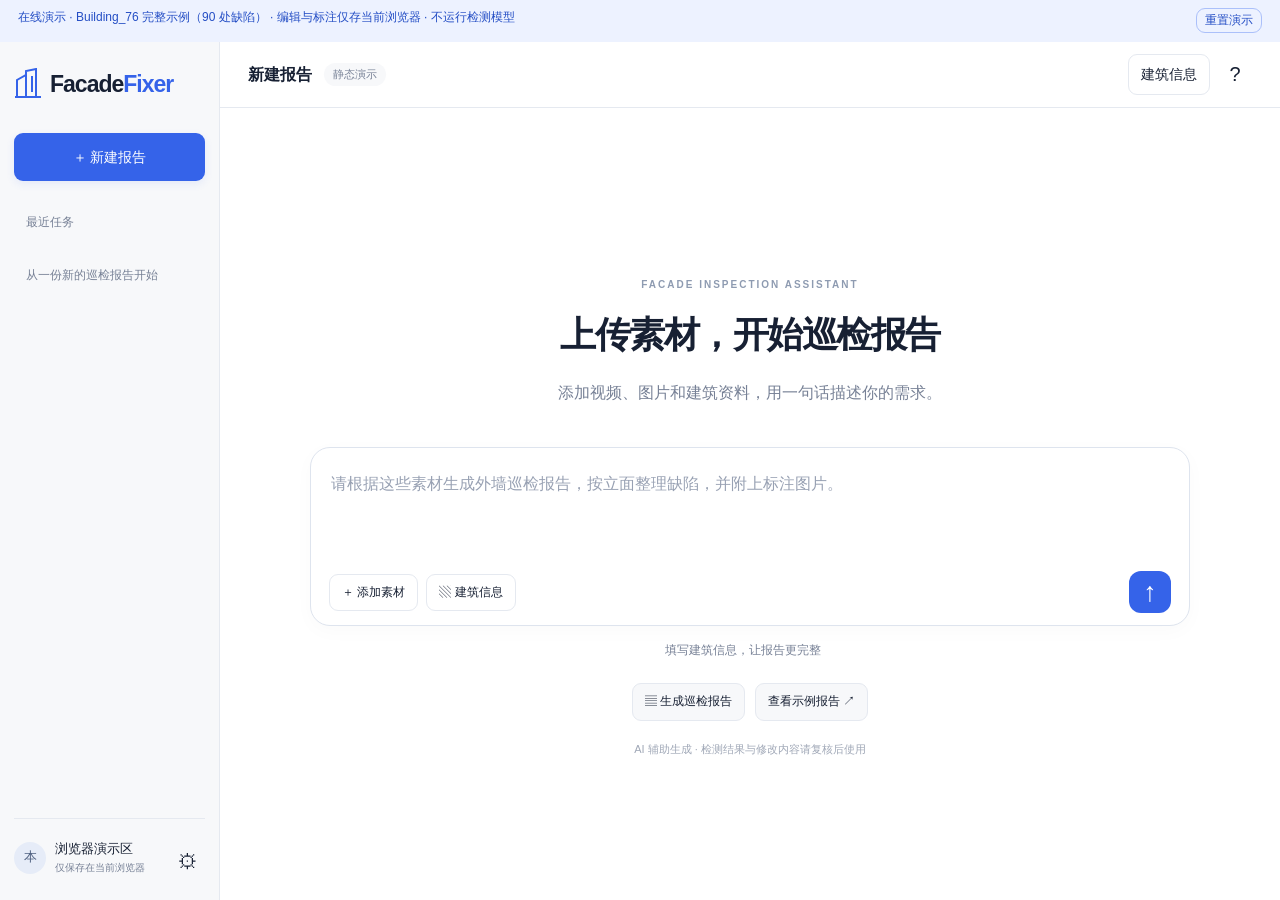
<file: index.html>
<!doctype html>
<html lang="zh-CN"><head><meta charset="utf-8"><meta name="viewport" content="width=device-width,initial-scale=1"><title>FacadeFixer · 巡检报告助手</title><link rel="stylesheet" href="static/app.css?v=building76-2"><link rel="stylesheet" href="static/report.css?v=building76-2"><link rel="stylesheet" href="static/annotations.css?v=building76-2"><link rel="stylesheet" href="static/reference.css?v=building76-2"></head>
<body><div id="demo-banner">在线演示 · Building_76 完整示例（90 处缺陷） · 编辑与标注仅存当前浏览器 · 不运行检测模型 <button id="demo-reset">重置演示</button></div>
<aside class="sidebar"><a href="./" class="brand"><svg viewBox="0 0 28 32" aria-hidden="true"><path d="M3 29V12l9-5v22M12 7V3l10-2v28M1 29h26M18 8v16"/></svg><span>Facade<span>Fixer</span></span></a><button id="new-task" class="primary new-task">＋ 新建报告</button><div class="section-label">最近任务</div><nav id="history" aria-label="历史任务"></nav><div class="sidebar-footer"><span class="avatar">本</span><div>浏览器演示区<small>仅保存在当前浏览器</small></div><button id="settings-button" class="icon" aria-label="建筑信息与模型配置">⚙</button></div></aside>
<main id="workspace"><header class="topbar"><button id="menu" class="icon mobile-menu" aria-label="切换侧栏">☰</button><span id="task-title">新建报告</span><span id="run-badge" class="badge">本地模式</span><div class="top-actions"><button id="info-button" class="quiet">建筑信息</button><button id="help-button" class="icon" aria-label="使用帮助">?</button></div></header>
<div class="workspace-body"><section class="chat-pane"><div id="welcome"><span class="eyebrow">FACADE INSPECTION ASSISTANT</span><h1>上传素材，开始巡检报告</h1><p>添加视频、图片和建筑资料，用一句话描述你的需求。</p></div><div id="messages" aria-live="polite"></div><div class="composer-wrap"><div id="target-banner" hidden></div><div class="composer"><div id="attachments"></div><label for="prompt" class="sr-only">报告生成或修改要求</label><textarea id="prompt" placeholder="请根据这些素材生成外墙巡检报告，按立面整理缺陷，并附上标注图片。" rows="3"></textarea><div class="composer-actions"><button id="upload-button" class="quiet">＋ 添加素材</button><button id="composer-info" class="quiet">▧ 建筑信息</button><button id="regenerate" class="quiet" hidden>载入示例</button><button id="send" class="send" aria-label="发送要求">↑</button></div></div><input id="files" type="file" multiple accept=".jpg,.jpeg,.png,.webp,.mp4,.mov,.avi,.mkv,.txt,.md,.pdf" hidden><div class="composer-meta"><span id="building-chip">填写建筑信息，让报告更完整</span><span id="upload-status" role="status"></span></div><div id="suggestions"><button data-suggest="请生成外墙巡检报告，并附上缺陷标注图片。">▤ 生成巡检报告</button><button id="sample-button">查看示例报告 ↗</button></div><p class="disclaimer">AI 辅助生成 · 检测结果与修改内容请复核后使用</p></div></section>
<section class="editor-pane" id="editor-pane" hidden><div class="editor-top"><div class="segmented"><button id="edit-mode" class="active">编辑</button><button id="preview-mode">预览</button></div><span id="version-label">V1</span><button id="versions-button" class="quiet">◷ 修改记录</button><div class="export-wrap"><button id="export-button" class="primary">↧ 导出</button><div id="export-menu" hidden><a id="export-html">HTML 报告</a><a id="export-json">JSON 数据</a></div></div></div><div class="formatbar"><span>正文</span><button data-format="bold" aria-label="加粗"><b>B</b></button><button data-format="italic" aria-label="斜体"><i>I</i></button><button data-format="underline" aria-label="下划线"><u>U</u></button><i class="divider"></i><button data-format="insertUnorderedList" aria-label="无序列表">☷</button><button data-format="undo" aria-label="撤销">↶</button><button data-format="redo" aria-label="重做">↷</button><span id="save-state" role="status">已保存</span></div><div class="report-jumpbar"><select id="report-jump-select" aria-label="报告章节"></select><button id="corrections-button" class="quiet">待修改 · 0</button></div><div class="edit-hint">点击正文即可编辑，也可通过左侧对话修改</div><div class="paper-scroll"><article id="report-paper"></article></div><button id="selection-action" hidden>✧ 让 AI 修改选中内容</button></section></div><button id="mobile-view" hidden>查看报告</button></main>
<dialog id="settings-dialog"><form id="settings-form"><div class="dialog-heading"><div><span class="eyebrow">TASK SETTINGS</span><h2>建筑信息与模型配置</h2></div><button type="button" data-close="settings-dialog" class="icon" aria-label="关闭">×</button></div><div class="form-grid"><label class="full">建筑名称 <em>*</em><input name="building_name" placeholder="例如：A栋办公楼" maxlength="150"></label><label>巡检期次<input name="period" placeholder="例如：2026年10月"></label><label>建筑位置<input name="location" placeholder="地址或经纬度"></label></div><hr><h3>检测与分割</h3><div class="form-grid"><label>检测模型<select name="detector"><option value="yolo12m">YOLO12m</option><option value="yolo11m">YOLO11m</option><option value="rtdetr">RT-DETR</option><option value="faster_rcnn">Faster R-CNN</option><option value="ensemble">多模型融合</option><option value="intersection">多模型一致性</option></select></label><label>Mask 模型<select name="segmenter"><option value="mobile_sam">MobileSAM</option><option value="sam3">SAM3</option><option value="unet_crack">U-Net · 仅裂缝</option></select></label><label>提示方式<select name="prompt_mode"><option value="bbox">框提示</option><option value="point">中心点提示</option><option value="text">文本提示 · 仅 SAM3</option></select></label></div><p class="muted">需要本机已配置对应权重。选项存在不代表模型已成功加载。</p><hr><h3>视频素材</h3><div class="form-grid"><label>最小抽帧间隔（秒）<input name="frame_interval" type="number" min="1" max="300"></label><label>每段视频最多抽帧<input name="max_frames" type="number" min="1" max="30"></label></div><p class="muted">长视频会增大间隔以覆盖全片；保留来源时间，不自动推断立面。</p><hr><label class="check"><input name="online_assistant" type="checkbox" disabled>使用在线助手理解自由修改要求</label><p class="muted" id="online-note">启用后，指令与报告文字会发送到配置的语言模型。关闭时使用明确的本地修改指令。</p><footer><button type="button" class="quiet" data-close="settings-dialog">取消</button><button type="submit" class="primary">保存设置</button></footer></form></dialog>
<dialog id="versions-dialog"><div class="dialog-heading"><h2>修改记录</h2><button class="icon" data-close="versions-dialog" aria-label="关闭">×</button></div><p class="muted">查看原文与修改后内容，恢复会生成新版本，原有记录仍保留。</p><div id="version-list"></div><div id="version-detail" hidden></div></dialog>
<dialog id="help-dialog"><div class="dialog-heading"><h2>从素材到报告</h2><button class="icon" data-close="help-dialog" aria-label="关闭">×</button></div><ol class="help-list"><li><b>填写建筑信息</b><p>提供建筑名称、位置和巡检期次。</p></li><li><b>上传真实素材</b><p>支持图片、视频、TXT / Markdown / PDF。视频抽帧后参与检测；PDF 提取文字，不执行 OCR。</p></li><li><b>发送报告要求</b><p>系统调用本地检测、分割和报告 MCP。缺少模型或依赖时会说明原因。</p></li><li><b>快捷标注 bbox / Mask</b><p>将鼠标移到缺陷页按 A，B 重画框，P/N 标记应包含或排除的位置，Ctrl+Enter 加入待修改列表。完成多项后，点击“待修改”中的“下一轮统一修改”。</p></li><li><b>直接编辑或对话修改</b><p>例如：“标题改为A栋复查报告”“第1条改为白华”“第1条处理建议改为现场复核”。更自由的文字改写需要启用已配置的在线助手。</p></li></ol><p class="notice">这是 GitHub Pages 静态演示。可编辑报告、保存版本、标注并导出修改清单；不会处理您选择的文件或调用模型。真实检测、抽帧、Mask重算和自由语言改写需运行仓库的Python后端。</p><a href="https://www.canva.com/d/77HCuKEPZLwi7kd" target="_blank" rel="noopener">查看 Canva 开发设计稿 ↗</a></dialog>
<div id="toast" role="alert" hidden></div><dialog id="annotation-dialog"><div class="dialog-heading"><div><h2 id="annotation-title">快捷标注</h2><small>在公开样例上标记修改位置；本演示仅导出标注清单，不重新生成Mask。</small></div><button class="icon" data-close="annotation-dialog" aria-label="关闭标注">×</button></div><div class="annotation-tools"><button data-mark-mode="bbox">B · 重画框</button><button data-mark-mode="positive">P · 应包含</button><button data-mark-mode="negative">N · 应排除</button><button id="mark-undo">撤销</button><button id="mark-reset">重置</button><label><input type="checkbox" id="show-mask" checked>Mask 叠加</label><label>缩放 <input type="range" id="mark-zoom" min="100" max="400" value="100"></label></div><div id="canvas-stage"><canvas id="annotation-canvas" tabindex="0" aria-label="原图标注画布"></canvas></div><div id="mark-coordinates" class="muted"></div><label class="mark-note">备注（附在修改记录中）<input id="mark-note" maxlength="2000" placeholder="例如：框偏右；蓝点处漏分割，橙点处应排除"></label><footer><span class="muted">Esc 关闭 · Ctrl+Enter 加入列表</span><button id="queue-mark" class="primary">加入待修改列表</button></footer></dialog>
<dialog id="corrections-dialog"><div class="dialog-heading"><h2>待修改列表</h2><button class="icon" data-close="corrections-dialog" aria-label="关闭待修改列表">×</button></div><p class="muted">本轮标注先保存在浏览器，可导出JSON清单。静态演示不会运行模型或更新Mask；真实批量修改请使用Python后端。</p><div id="correction-list"></div><footer><button id="apply-corrections" class="primary">导出本轮标注</button></footer></dialog>
<script src="static/demo.js?v=building76-2"></script><script src="static/app.js?v=building76-2"></script><script src="static/annotations.js?v=building76-2"></script></body></html>
</file>
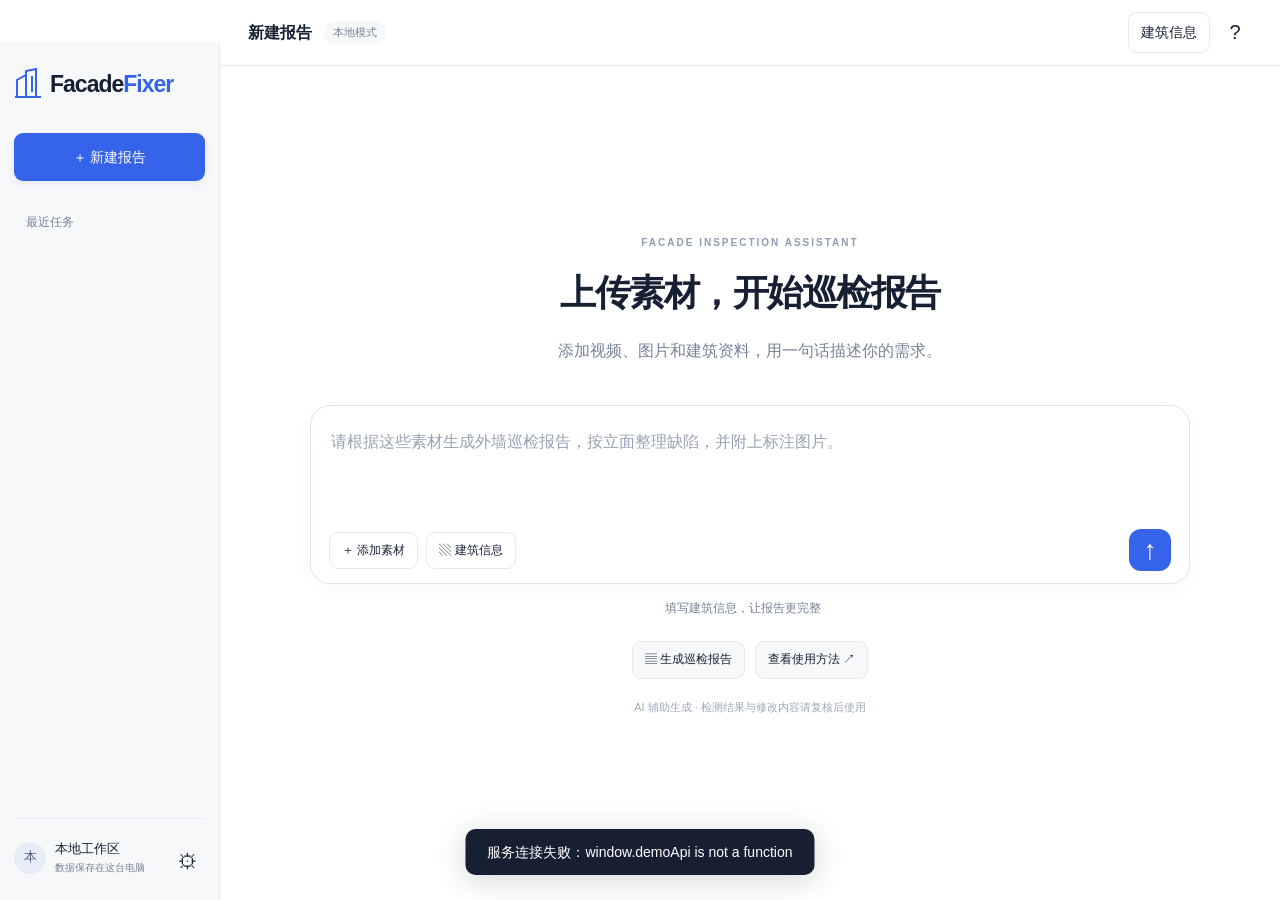
<file: static/index.html>
<!doctype html>
<html lang="zh-CN"><head><meta charset="utf-8"><meta name="viewport" content="width=device-width,initial-scale=1"><title>FacadeFixer · 巡检报告助手</title><link rel="stylesheet" href="/static/app.css"><link rel="stylesheet" href="/static/report.css"><link rel="stylesheet" href="/static/annotations.css"></head>
<body>
<aside class="sidebar"><a href="/" class="brand"><svg viewBox="0 0 28 32" aria-hidden="true"><path d="M3 29V12l9-5v22M12 7V3l10-2v28M1 29h26M18 8v16"/></svg><span>Facade<span>Fixer</span></span></a><button id="new-task" class="primary new-task">＋ 新建报告</button><div class="section-label">最近任务</div><nav id="history" aria-label="历史任务"></nav><div class="sidebar-footer"><span class="avatar">本</span><div>本地工作区<small>数据保存在这台电脑</small></div><button id="settings-button" class="icon" aria-label="建筑信息与模型配置">⚙</button></div></aside>
<main id="workspace"><header class="topbar"><button id="menu" class="icon mobile-menu" aria-label="切换侧栏">☰</button><span id="task-title">新建报告</span><span id="run-badge" class="badge">本地模式</span><div class="top-actions"><button id="info-button" class="quiet">建筑信息</button><button id="help-button" class="icon" aria-label="使用帮助">?</button></div></header>
<div class="workspace-body"><section class="chat-pane"><div id="welcome"><span class="eyebrow">FACADE INSPECTION ASSISTANT</span><h1>上传素材，开始巡检报告</h1><p>添加视频、图片和建筑资料，用一句话描述你的需求。</p></div><div id="messages" aria-live="polite"></div><div class="composer-wrap"><div id="target-banner" hidden></div><div class="composer"><div id="attachments"></div><label for="prompt" class="sr-only">报告生成或修改要求</label><textarea id="prompt" placeholder="请根据这些素材生成外墙巡检报告，按立面整理缺陷，并附上标注图片。" rows="3"></textarea><div class="composer-actions"><button id="upload-button" class="quiet">＋ 添加素材</button><button id="composer-info" class="quiet">▧ 建筑信息</button><button id="regenerate" class="quiet" hidden>重新分析</button><button id="send" class="send" aria-label="发送要求">↑</button></div></div><input id="files" type="file" multiple accept=".jpg,.jpeg,.png,.webp,.mp4,.mov,.avi,.mkv,.txt,.md,.pdf" hidden><div class="composer-meta"><span id="building-chip">填写建筑信息，让报告更完整</span><span id="upload-status" role="status"></span></div><div id="suggestions"><button data-suggest="请生成外墙巡检报告，并附上缺陷标注图片。">▤ 生成巡检报告</button><button id="sample-button">查看使用方法 ↗</button></div><p class="disclaimer">AI 辅助生成 · 检测结果与修改内容请复核后使用</p></div></section>
<section class="editor-pane" id="editor-pane" hidden><div class="editor-top"><div class="segmented"><button id="edit-mode" class="active">编辑</button><button id="preview-mode">预览</button></div><span id="version-label">V1</span><button id="versions-button" class="quiet">◷ 修改记录</button><div class="export-wrap"><button id="export-button" class="primary">↧ 导出</button><div id="export-menu" hidden><a id="export-html">HTML 报告</a><a id="export-json">JSON 数据</a></div></div></div><div class="formatbar"><span>正文</span><button data-format="bold" aria-label="加粗"><b>B</b></button><button data-format="italic" aria-label="斜体"><i>I</i></button><button data-format="underline" aria-label="下划线"><u>U</u></button><i class="divider"></i><button data-format="insertUnorderedList" aria-label="无序列表">☷</button><button data-format="undo" aria-label="撤销">↶</button><button data-format="redo" aria-label="重做">↷</button><span id="save-state" role="status">已保存</span></div><div class="report-jumpbar"><select id="report-jump-select" aria-label="报告章节"></select><button id="corrections-button" class="quiet">待修改 · 0</button></div><div class="edit-hint">点击正文即可编辑，也可通过左侧对话修改</div><div class="paper-scroll"><article id="report-paper"></article></div><button id="selection-action" hidden>✧ 让 AI 修改选中内容</button></section></div><button id="mobile-view" hidden>查看报告</button></main>
<dialog id="settings-dialog"><form id="settings-form"><div class="dialog-heading"><div><span class="eyebrow">TASK SETTINGS</span><h2>建筑信息与模型配置</h2></div><button type="button" data-close="settings-dialog" class="icon" aria-label="关闭">×</button></div><div class="form-grid"><label class="full">建筑名称 <em>*</em><input name="building_name" placeholder="例如：A栋办公楼" maxlength="150"></label><label>巡检期次<input name="period" placeholder="例如：2026年10月"></label><label>建筑位置<input name="location" placeholder="地址或经纬度"></label></div><hr><h3>检测与分割</h3><div class="form-grid"><label>检测模型<select name="detector"><option value="yolo12m">YOLO12m</option><option value="yolo11m">YOLO11m</option><option value="rtdetr">RT-DETR</option><option value="faster_rcnn">Faster R-CNN</option><option value="ensemble">多模型融合</option><option value="intersection">多模型一致性</option></select></label><label>Mask 模型<select name="segmenter"><option value="mobile_sam">MobileSAM</option><option value="sam3">SAM3</option><option value="unet_crack">U-Net · 仅裂缝</option></select></label><label>提示方式<select name="prompt_mode"><option value="bbox">框提示</option><option value="point">中心点提示</option><option value="text">文本提示 · 仅 SAM3</option></select></label></div><p class="muted">需要本机已配置对应权重。选项存在不代表模型已成功加载。</p><hr><h3>视频素材</h3><div class="form-grid"><label>最小抽帧间隔（秒）<input name="frame_interval" type="number" min="1" max="300"></label><label>每段视频最多抽帧<input name="max_frames" type="number" min="1" max="30"></label></div><p class="muted">长视频会增大间隔以覆盖全片；保留来源时间，不自动推断立面。</p><hr><label class="check"><input name="online_assistant" type="checkbox">使用在线助手理解自由修改要求</label><p class="muted" id="online-note">启用后，指令与报告文字会发送到配置的语言模型。关闭时使用明确的本地修改指令。</p><footer><button type="button" class="quiet" data-close="settings-dialog">取消</button><button type="submit" class="primary">保存设置</button></footer></form></dialog>
<dialog id="versions-dialog"><div class="dialog-heading"><h2>修改记录</h2><button class="icon" data-close="versions-dialog" aria-label="关闭">×</button></div><p class="muted">查看原文与修改后内容，恢复会生成新版本，原有记录仍保留。</p><div id="version-list"></div><div id="version-detail" hidden></div></dialog>
<dialog id="help-dialog"><div class="dialog-heading"><h2>从素材到报告</h2><button class="icon" data-close="help-dialog" aria-label="关闭">×</button></div><ol class="help-list"><li><b>填写建筑信息</b><p>提供建筑名称、位置和巡检期次。</p></li><li><b>上传真实素材</b><p>支持图片、视频、TXT / Markdown / PDF。视频抽帧后参与检测；PDF 提取文字，不执行 OCR。</p></li><li><b>发送报告要求</b><p>系统调用本地检测、分割和报告 MCP。缺少模型或依赖时会说明原因。</p></li><li><b>快捷标注 bbox / Mask</b><p>将鼠标移到缺陷页按 A，B 重画框，P/N 标记应包含或排除的位置，Ctrl+Enter 加入待修改列表。完成多项后，点击“待修改”中的“下一轮统一修改”。</p></li><li><b>直接编辑或对话修改</b><p>例如：“标题改为A栋复查报告”“第1条改为白华”“第1条处理建议改为现场复核”。更自由的文字改写需要启用已配置的在线助手。</p></li></ol><p class="notice">此版本为本机单用户工作区，不提供多人账号、正式签署或 PDF / Word 导出。HTML 可下载后在浏览器打印。</p><a href="https://www.canva.com/d/77HCuKEPZLwi7kd" target="_blank" rel="noopener">查看 Canva 开发设计稿 ↗</a></dialog>
<div id="toast" role="alert" hidden></div><dialog id="annotation-dialog"><div class="dialog-heading"><div><h2 id="annotation-title">快捷标注</h2><small>在原图上标记修改位置，统一提交后重新生成证据。</small></div><button class="icon" data-close="annotation-dialog" aria-label="关闭标注">×</button></div><div class="annotation-tools"><button data-mark-mode="bbox">B · 重画框</button><button data-mark-mode="positive">P · 应包含</button><button data-mark-mode="negative">N · 应排除</button><button id="mark-undo">撤销</button><button id="mark-reset">重置</button><label><input type="checkbox" id="show-mask" checked>Mask 叠加</label><label>缩放 <input type="range" id="mark-zoom" min="100" max="400" value="100"></label></div><div id="canvas-stage"><canvas id="annotation-canvas" tabindex="0" aria-label="原图标注画布"></canvas></div><div id="mark-coordinates" class="muted"></div><label class="mark-note">备注（附在修改记录中）<input id="mark-note" maxlength="2000" placeholder="例如：框偏右；蓝点处漏分割，橙点处应排除"></label><footer><span class="muted">Esc 关闭 · Ctrl+Enter 加入列表</span><button id="queue-mark" class="primary">加入待修改列表</button></footer></dialog>
<dialog id="corrections-dialog"><div class="dialog-heading"><h2>待修改列表</h2><button class="icon" data-close="corrections-dialog" aria-label="关闭待修改列表">×</button></div><p class="muted">本轮标注先集中保存。统一修改只处理列表中的缺陷，保留原报告及证据；失败项可重试。备注用于追溯，实际推理由框和正负点驱动。</p><div id="correction-list"></div><footer><button id="apply-corrections" class="primary">下一轮统一修改</button></footer></dialog>
<script src="/static/app.js"></script><script src="/static/annotations.js"></script></body></html>
</file>
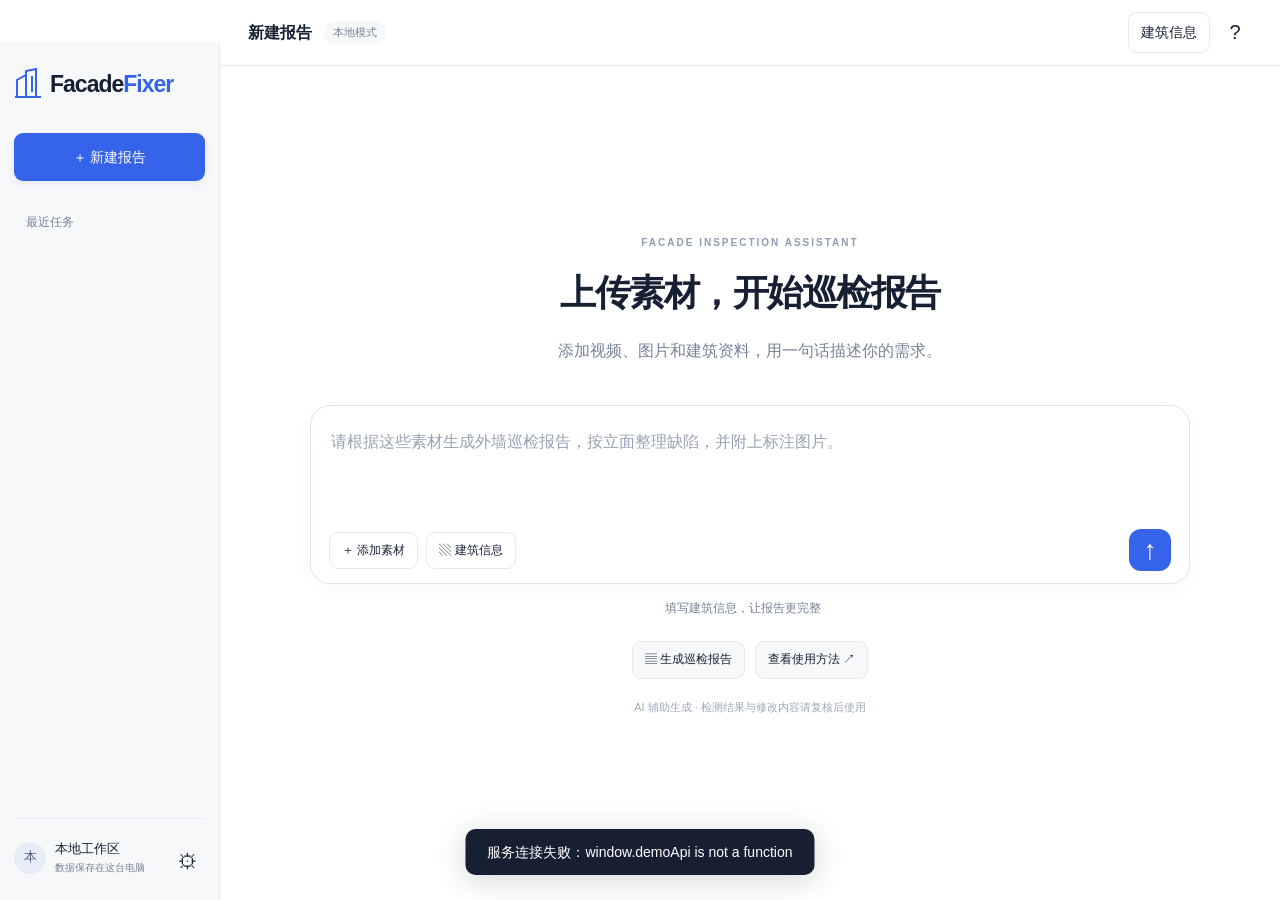
<file: src/facade_mcp/web_static/index.html>
<!doctype html>
<html lang="zh-CN"><head><meta charset="utf-8"><meta name="viewport" content="width=device-width,initial-scale=1"><title>FacadeFixer · 巡检报告助手</title><link rel="stylesheet" href="/static/app.css"><link rel="stylesheet" href="/static/report.css"><link rel="stylesheet" href="/static/annotations.css"></head>
<body>
<aside class="sidebar"><a href="/" class="brand"><svg viewBox="0 0 28 32" aria-hidden="true"><path d="M3 29V12l9-5v22M12 7V3l10-2v28M1 29h26M18 8v16"/></svg><span>Facade<span>Fixer</span></span></a><button id="new-task" class="primary new-task">＋ 新建报告</button><div class="section-label">最近任务</div><nav id="history" aria-label="历史任务"></nav><div class="sidebar-footer"><span class="avatar">本</span><div>本地工作区<small>数据保存在这台电脑</small></div><button id="settings-button" class="icon" aria-label="建筑信息与模型配置">⚙</button></div></aside>
<main id="workspace"><header class="topbar"><button id="menu" class="icon mobile-menu" aria-label="切换侧栏">☰</button><span id="task-title">新建报告</span><span id="run-badge" class="badge">本地模式</span><div class="top-actions"><button id="info-button" class="quiet">建筑信息</button><button id="help-button" class="icon" aria-label="使用帮助">?</button></div></header>
<div class="workspace-body"><section class="chat-pane"><div id="welcome"><span class="eyebrow">FACADE INSPECTION ASSISTANT</span><h1>上传素材，开始巡检报告</h1><p>添加视频、图片和建筑资料，用一句话描述你的需求。</p></div><div id="messages" aria-live="polite"></div><div class="composer-wrap"><div id="target-banner" hidden></div><div class="composer"><div id="attachments"></div><label for="prompt" class="sr-only">报告生成或修改要求</label><textarea id="prompt" placeholder="请根据这些素材生成外墙巡检报告，按立面整理缺陷，并附上标注图片。" rows="3"></textarea><div class="composer-actions"><button id="upload-button" class="quiet">＋ 添加素材</button><button id="composer-info" class="quiet">▧ 建筑信息</button><button id="regenerate" class="quiet" hidden>重新分析</button><button id="send" class="send" aria-label="发送要求">↑</button></div></div><input id="files" type="file" multiple accept=".jpg,.jpeg,.png,.webp,.mp4,.mov,.avi,.mkv,.txt,.md,.pdf" hidden><div class="composer-meta"><span id="building-chip">填写建筑信息，让报告更完整</span><span id="upload-status" role="status"></span></div><div id="suggestions"><button data-suggest="请生成外墙巡检报告，并附上缺陷标注图片。">▤ 生成巡检报告</button><button id="sample-button">查看使用方法 ↗</button></div><p class="disclaimer">AI 辅助生成 · 检测结果与修改内容请复核后使用</p></div></section>
<section class="editor-pane" id="editor-pane" hidden><div class="editor-top"><div class="segmented"><button id="edit-mode" class="active">编辑</button><button id="preview-mode">预览</button></div><span id="version-label">V1</span><button id="versions-button" class="quiet">◷ 修改记录</button><div class="export-wrap"><button id="export-button" class="primary">↧ 导出</button><div id="export-menu" hidden><a id="export-html">HTML 报告</a><a id="export-json">JSON 数据</a></div></div></div><div class="formatbar"><span>正文</span><button data-format="bold" aria-label="加粗"><b>B</b></button><button data-format="italic" aria-label="斜体"><i>I</i></button><button data-format="underline" aria-label="下划线"><u>U</u></button><i class="divider"></i><button data-format="insertUnorderedList" aria-label="无序列表">☷</button><button data-format="undo" aria-label="撤销">↶</button><button data-format="redo" aria-label="重做">↷</button><span id="save-state" role="status">已保存</span></div><div class="report-jumpbar"><select id="report-jump-select" aria-label="报告章节"></select><button id="corrections-button" class="quiet">待修改 · 0</button></div><div class="edit-hint">点击正文即可编辑，也可通过左侧对话修改</div><div class="paper-scroll"><article id="report-paper"></article></div><button id="selection-action" hidden>✧ 让 AI 修改选中内容</button></section></div><button id="mobile-view" hidden>查看报告</button></main>
<dialog id="settings-dialog"><form id="settings-form"><div class="dialog-heading"><div><span class="eyebrow">TASK SETTINGS</span><h2>建筑信息与模型配置</h2></div><button type="button" data-close="settings-dialog" class="icon" aria-label="关闭">×</button></div><div class="form-grid"><label class="full">建筑名称 <em>*</em><input name="building_name" placeholder="例如：A栋办公楼" maxlength="150"></label><label>巡检期次<input name="period" placeholder="例如：2026年10月"></label><label>建筑位置<input name="location" placeholder="地址或经纬度"></label></div><hr><h3>检测与分割</h3><div class="form-grid"><label>检测模型<select name="detector"><option value="yolo12m">YOLO12m</option><option value="yolo11m">YOLO11m</option><option value="rtdetr">RT-DETR</option><option value="faster_rcnn">Faster R-CNN</option><option value="ensemble">多模型融合</option><option value="intersection">多模型一致性</option></select></label><label>Mask 模型<select name="segmenter"><option value="mobile_sam">MobileSAM</option><option value="sam3">SAM3</option><option value="unet_crack">U-Net · 仅裂缝</option></select></label><label>提示方式<select name="prompt_mode"><option value="bbox">框提示</option><option value="point">中心点提示</option><option value="text">文本提示 · 仅 SAM3</option></select></label></div><p class="muted">需要本机已配置对应权重。选项存在不代表模型已成功加载。</p><hr><h3>视频素材</h3><div class="form-grid"><label>最小抽帧间隔（秒）<input name="frame_interval" type="number" min="1" max="300"></label><label>每段视频最多抽帧<input name="max_frames" type="number" min="1" max="30"></label></div><p class="muted">长视频会增大间隔以覆盖全片；保留来源时间，不自动推断立面。</p><hr><label class="check"><input name="online_assistant" type="checkbox">使用在线助手理解自由修改要求</label><p class="muted" id="online-note">启用后，指令与报告文字会发送到配置的语言模型。关闭时使用明确的本地修改指令。</p><footer><button type="button" class="quiet" data-close="settings-dialog">取消</button><button type="submit" class="primary">保存设置</button></footer></form></dialog>
<dialog id="versions-dialog"><div class="dialog-heading"><h2>修改记录</h2><button class="icon" data-close="versions-dialog" aria-label="关闭">×</button></div><p class="muted">查看原文与修改后内容，恢复会生成新版本，原有记录仍保留。</p><div id="version-list"></div><div id="version-detail" hidden></div></dialog>
<dialog id="help-dialog"><div class="dialog-heading"><h2>从素材到报告</h2><button class="icon" data-close="help-dialog" aria-label="关闭">×</button></div><ol class="help-list"><li><b>填写建筑信息</b><p>提供建筑名称、位置和巡检期次。</p></li><li><b>上传真实素材</b><p>支持图片、视频、TXT / Markdown / PDF。视频抽帧后参与检测；PDF 提取文字，不执行 OCR。</p></li><li><b>发送报告要求</b><p>系统调用本地检测、分割和报告 MCP。缺少模型或依赖时会说明原因。</p></li><li><b>快捷标注 bbox / Mask</b><p>将鼠标移到缺陷页按 A，B 重画框，P/N 标记应包含或排除的位置，Ctrl+Enter 加入待修改列表。完成多项后，点击“待修改”中的“下一轮统一修改”。</p></li><li><b>直接编辑或对话修改</b><p>例如：“标题改为A栋复查报告”“第1条改为白华”“第1条处理建议改为现场复核”。更自由的文字改写需要启用已配置的在线助手。</p></li></ol><p class="notice">此版本为本机单用户工作区，不提供多人账号、正式签署或 PDF / Word 导出。HTML 可下载后在浏览器打印。</p><a href="https://www.canva.com/d/77HCuKEPZLwi7kd" target="_blank" rel="noopener">查看 Canva 开发设计稿 ↗</a></dialog>
<div id="toast" role="alert" hidden></div><dialog id="annotation-dialog"><div class="dialog-heading"><div><h2 id="annotation-title">快捷标注</h2><small>在原图上标记修改位置，统一提交后重新生成证据。</small></div><button class="icon" data-close="annotation-dialog" aria-label="关闭标注">×</button></div><div class="annotation-tools"><button data-mark-mode="bbox">B · 重画框</button><button data-mark-mode="positive">P · 应包含</button><button data-mark-mode="negative">N · 应排除</button><button id="mark-undo">撤销</button><button id="mark-reset">重置</button><label><input type="checkbox" id="show-mask" checked>Mask 叠加</label><label>缩放 <input type="range" id="mark-zoom" min="100" max="400" value="100"></label></div><div id="canvas-stage"><canvas id="annotation-canvas" tabindex="0" aria-label="原图标注画布"></canvas></div><div id="mark-coordinates" class="muted"></div><label class="mark-note">备注（附在修改记录中）<input id="mark-note" maxlength="2000" placeholder="例如：框偏右；蓝点处漏分割，橙点处应排除"></label><footer><span class="muted">Esc 关闭 · Ctrl+Enter 加入列表</span><button id="queue-mark" class="primary">加入待修改列表</button></footer></dialog>
<dialog id="corrections-dialog"><div class="dialog-heading"><h2>待修改列表</h2><button class="icon" data-close="corrections-dialog" aria-label="关闭待修改列表">×</button></div><p class="muted">本轮标注先集中保存。统一修改只处理列表中的缺陷，保留原报告及证据；失败项可重试。备注用于追溯，实际推理由框和正负点驱动。</p><div id="correction-list"></div><footer><button id="apply-corrections" class="primary">下一轮统一修改</button></footer></dialog>
<script src="/static/app.js"></script><script src="/static/annotations.js"></script></body></html>
</file>
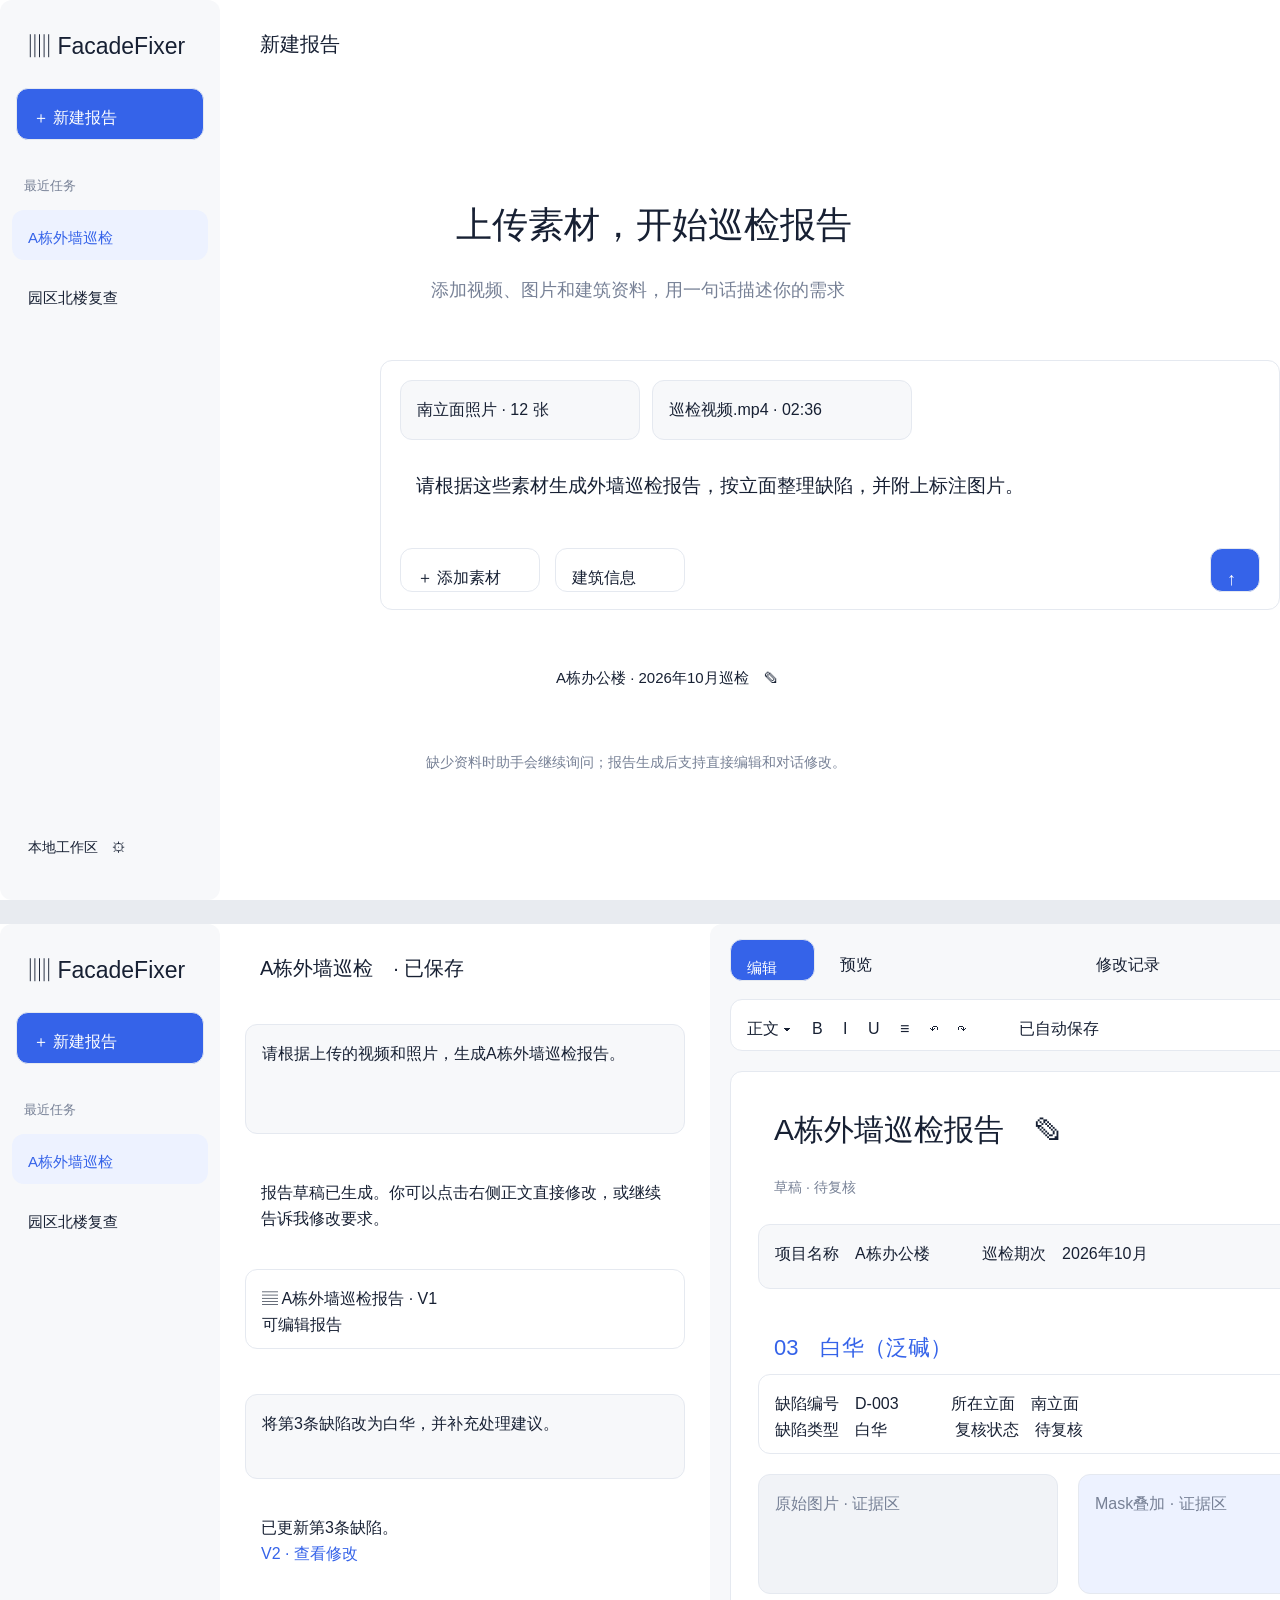
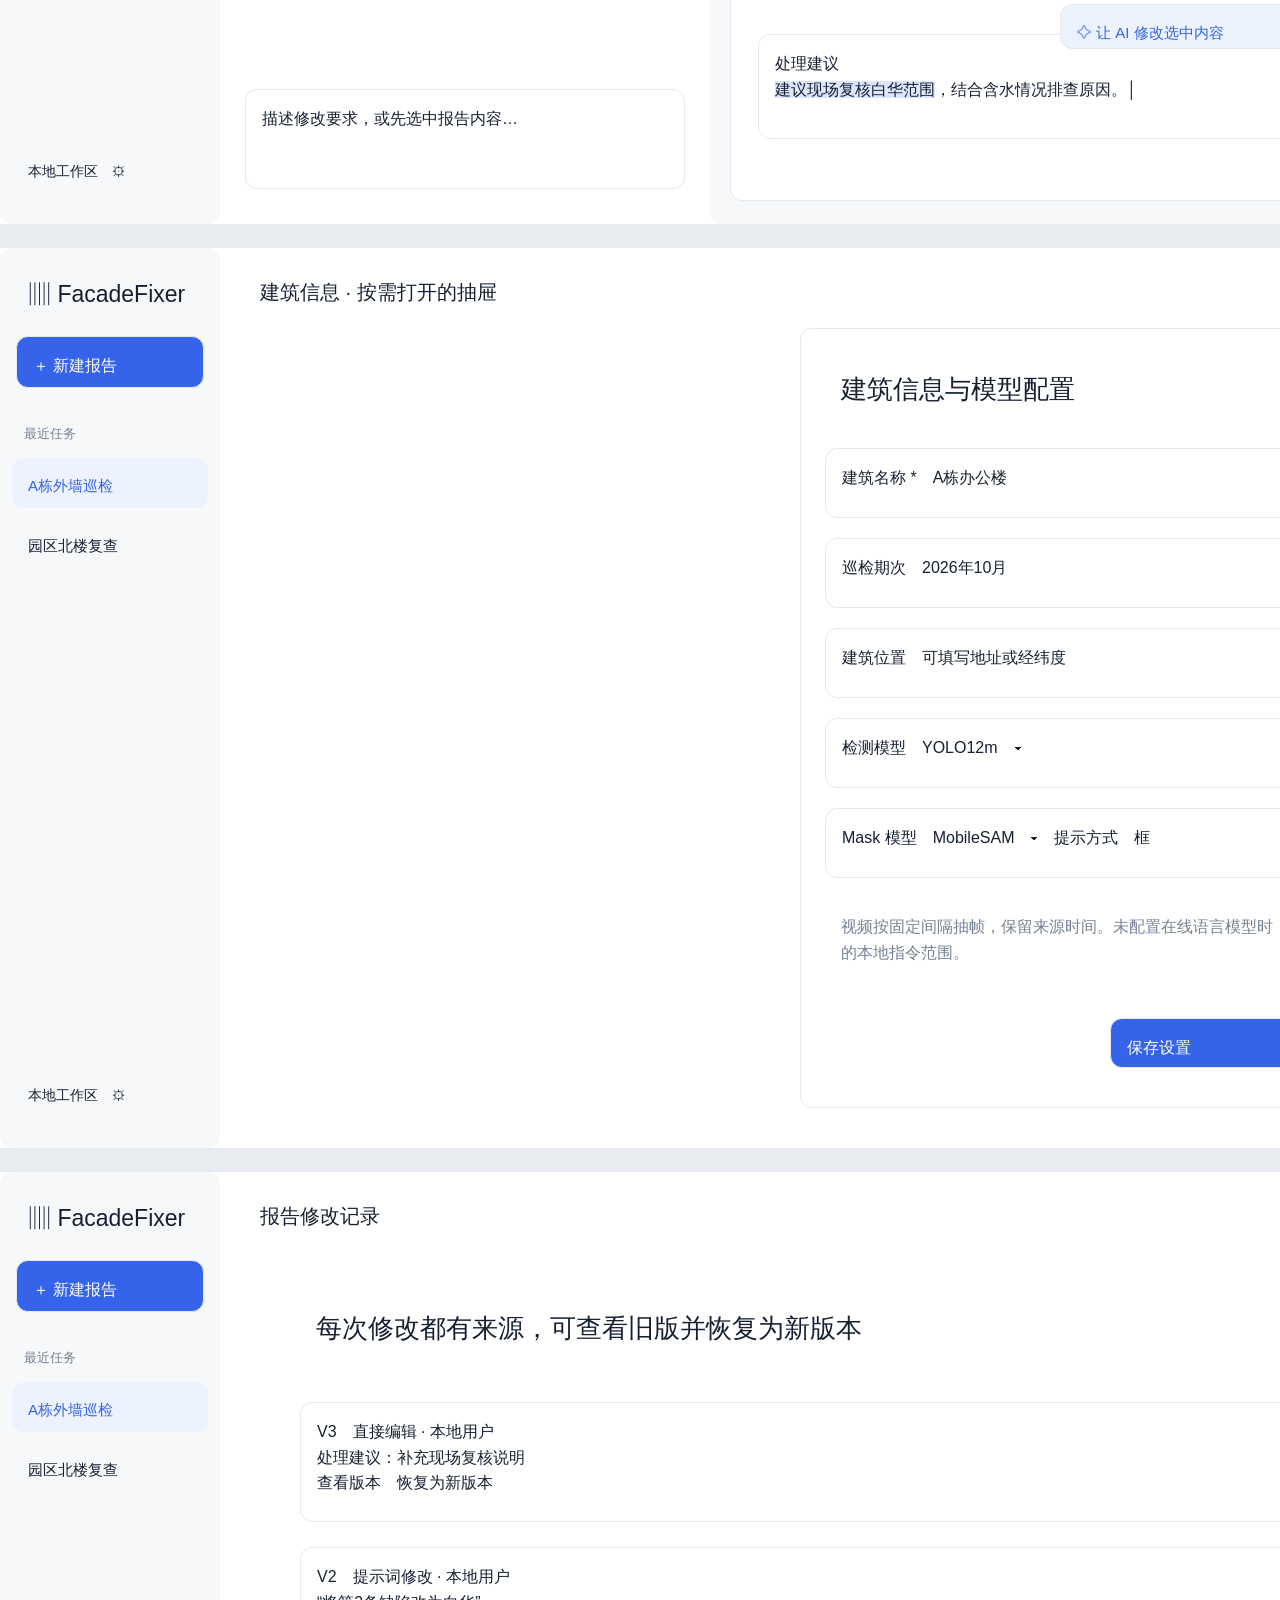
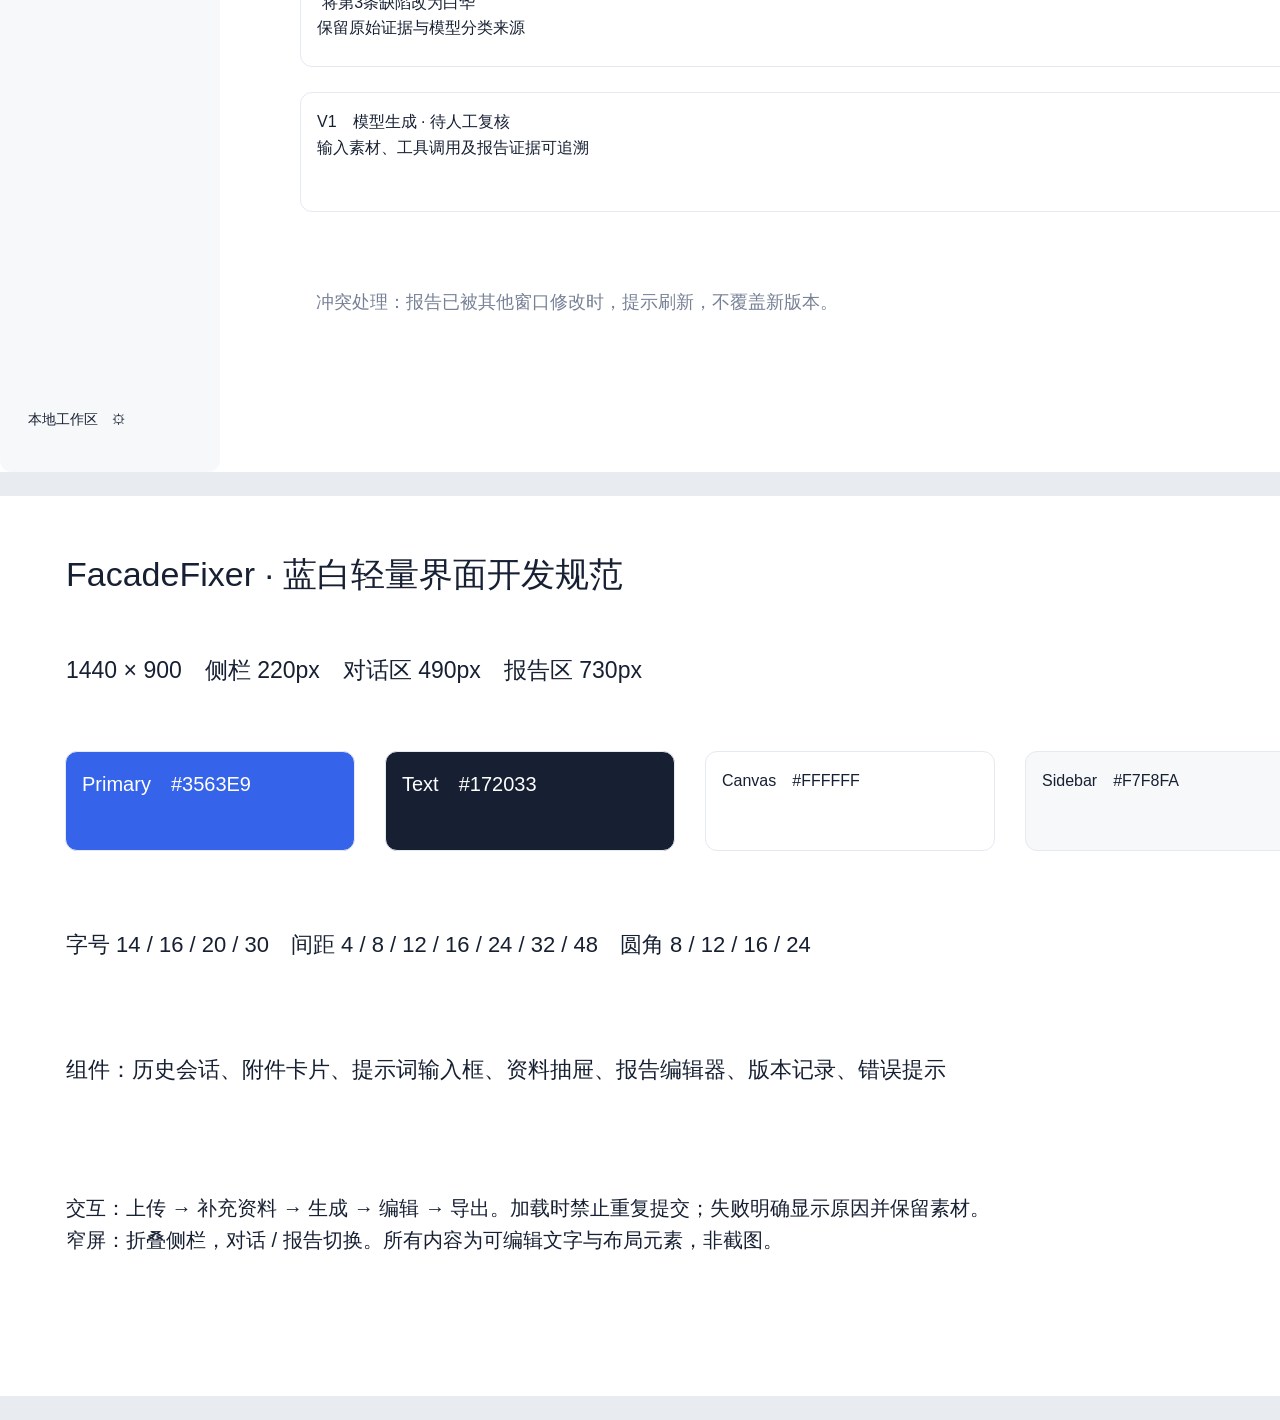
<file: docs/ui-handoff/canva-editable.html>
<!doctype html><html lang="zh-CN"><meta charset="utf-8"><body style="margin:0;font-family:Microsoft YaHei,Arial,sans-serif;background:#e8ebf0"><section data-document-role="page" data-label="01 上传与新建" style="width:1440px;height:900px;position:relative;background:white;overflow:hidden;margin-bottom:24px"><div style="position:absolute;left:0px;top:0px;width:220px;height:900px;background:#F7F8FA;color:#172033;font-size:16px;border:none;border-radius:12px;padding:16px;box-sizing:border-box;line-height:1.6"></div><div style="position:absolute;left:12px;top:12px;width:205px;height:60px;background:transparent;color:#172033;font-size:23px;border:none;border-radius:12px;padding:16px;box-sizing:border-box;line-height:1.6">▥ FacadeFixer</div><div style="position:absolute;left:16px;top:88px;width:188px;height:52px;background:#3563E9;color:white;font-size:16px;border:1px solid #E5E9F0;border-radius:12px;padding:16px;box-sizing:border-box;line-height:1.6">＋ 新建报告</div><div style="position:absolute;left:8px;top:160px;width:200px;height:45px;background:transparent;color:#778196;font-size:13px;border:none;border-radius:12px;padding:16px;box-sizing:border-box;line-height:1.6">最近任务</div><div style="position:absolute;left:12px;top:210px;width:196px;height:50px;background:#EDF2FF;color:#3563E9;font-size:15px;border:none;border-radius:12px;padding:16px;box-sizing:border-box;line-height:1.6">A栋外墙巡检</div><div style="position:absolute;left:12px;top:270px;width:196px;height:50px;background:transparent;color:#172033;font-size:15px;border:none;border-radius:12px;padding:16px;box-sizing:border-box;line-height:1.6">园区北楼复查</div><div style="position:absolute;left:12px;top:820px;width:196px;height:50px;background:transparent;color:#172033;font-size:14px;border:none;border-radius:12px;padding:16px;box-sizing:border-box;line-height:1.6">本地工作区　⚙</div><div style="position:absolute;left:244px;top:12px;width:650px;height:60px;background:transparent;color:#172033;font-size:20px;border:none;border-radius:12px;padding:16px;box-sizing:border-box;line-height:1.6">新建报告</div><div style="position:absolute;left:440px;top:180px;width:760px;height:80px;background:transparent;color:#172033;font-size:36px;border:none;border-radius:12px;padding:16px;box-sizing:border-box;line-height:1.6">上传素材，开始巡检报告</div><div style="position:absolute;left:415px;top:260px;width:800px;height:50px;background:transparent;color:#778196;font-size:18px;border:none;border-radius:12px;padding:16px;box-sizing:border-box;line-height:1.6">添加视频、图片和建筑资料，用一句话描述你的需求</div><div style="position:absolute;left:380px;top:360px;width:900px;height:250px;background:white;color:#172033;font-size:16px;border:1px solid #E5E9F0;border-radius:12px;padding:16px;box-sizing:border-box;line-height:1.6"></div><div style="position:absolute;left:400px;top:380px;width:240px;height:60px;background:#F7F8FA;color:#172033;font-size:16px;border:1px solid #E5E9F0;border-radius:12px;padding:16px;box-sizing:border-box;line-height:1.6">南立面照片 · 12 张</div><div style="position:absolute;left:652px;top:380px;width:260px;height:60px;background:#F7F8FA;color:#172033;font-size:16px;border:1px solid #E5E9F0;border-radius:12px;padding:16px;box-sizing:border-box;line-height:1.6">巡检视频.mp4 · 02:36</div><div style="position:absolute;left:400px;top:455px;width:830px;height:85px;background:transparent;color:#172033;font-size:19px;border:none;border-radius:12px;padding:16px;box-sizing:border-box;line-height:1.6">请根据这些素材生成外墙巡检报告，按立面整理缺陷，并附上标注图片。</div><div style="position:absolute;left:400px;top:548px;width:140px;height:44px;background:white;color:#172033;font-size:16px;border:1px solid #E5E9F0;border-radius:12px;padding:16px;box-sizing:border-box;line-height:1.6">＋ 添加素材</div><div style="position:absolute;left:555px;top:548px;width:130px;height:44px;background:white;color:#172033;font-size:16px;border:1px solid #E5E9F0;border-radius:12px;padding:16px;box-sizing:border-box;line-height:1.6">建筑信息</div><div style="position:absolute;left:1210px;top:548px;width:50px;height:44px;background:#3563E9;color:white;font-size:18px;border:1px solid #E5E9F0;border-radius:12px;padding:16px;box-sizing:border-box;line-height:1.6">↑</div><div style="position:absolute;left:540px;top:650px;width:620px;height:45px;background:transparent;color:#172033;font-size:15px;border:none;border-radius:12px;padding:16px;box-sizing:border-box;line-height:1.6">A栋办公楼 · 2026年10月巡检　✎</div><div style="position:absolute;left:410px;top:735px;width:850px;height:50px;background:transparent;color:#778196;font-size:14px;border:none;border-radius:12px;padding:16px;box-sizing:border-box;line-height:1.6">缺少资料时助手会继续询问；报告生成后支持直接编辑和对话修改。</div></section><section data-document-role="page" data-label="02 报告编辑与对话修改" style="width:1440px;height:900px;position:relative;background:white;overflow:hidden;margin-bottom:24px"><div style="position:absolute;left:0px;top:0px;width:220px;height:900px;background:#F7F8FA;color:#172033;font-size:16px;border:none;border-radius:12px;padding:16px;box-sizing:border-box;line-height:1.6"></div><div style="position:absolute;left:12px;top:12px;width:205px;height:60px;background:transparent;color:#172033;font-size:23px;border:none;border-radius:12px;padding:16px;box-sizing:border-box;line-height:1.6">▥ FacadeFixer</div><div style="position:absolute;left:16px;top:88px;width:188px;height:52px;background:#3563E9;color:white;font-size:16px;border:1px solid #E5E9F0;border-radius:12px;padding:16px;box-sizing:border-box;line-height:1.6">＋ 新建报告</div><div style="position:absolute;left:8px;top:160px;width:200px;height:45px;background:transparent;color:#778196;font-size:13px;border:none;border-radius:12px;padding:16px;box-sizing:border-box;line-height:1.6">最近任务</div><div style="position:absolute;left:12px;top:210px;width:196px;height:50px;background:#EDF2FF;color:#3563E9;font-size:15px;border:none;border-radius:12px;padding:16px;box-sizing:border-box;line-height:1.6">A栋外墙巡检</div><div style="position:absolute;left:12px;top:270px;width:196px;height:50px;background:transparent;color:#172033;font-size:15px;border:none;border-radius:12px;padding:16px;box-sizing:border-box;line-height:1.6">园区北楼复查</div><div style="position:absolute;left:12px;top:820px;width:196px;height:50px;background:transparent;color:#172033;font-size:14px;border:none;border-radius:12px;padding:16px;box-sizing:border-box;line-height:1.6">本地工作区　⚙</div><div style="position:absolute;left:244px;top:12px;width:650px;height:60px;background:transparent;color:#172033;font-size:20px;border:none;border-radius:12px;padding:16px;box-sizing:border-box;line-height:1.6">A栋外墙巡检　· 已保存</div><div style="position:absolute;left:245px;top:100px;width:440px;height:110px;background:#F7F8FA;color:#172033;font-size:16px;border:1px solid #E5E9F0;border-radius:12px;padding:16px;box-sizing:border-box;line-height:1.6">请根据上传的视频和照片，生成A栋外墙巡检报告。</div><div style="position:absolute;left:245px;top:240px;width:440px;height:100px;background:transparent;color:#172033;font-size:16px;border:none;border-radius:12px;padding:16px;box-sizing:border-box;line-height:1.6">报告草稿已生成。你可以点击右侧正文直接修改，或继续告诉我修改要求。</div><div style="position:absolute;left:245px;top:345px;width:440px;height:80px;background:white;color:#172033;font-size:16px;border:1px solid #E5E9F0;border-radius:12px;padding:16px;box-sizing:border-box;line-height:1.6">▤ A栋外墙巡检报告 · V1<br>可编辑报告</div><div style="position:absolute;left:245px;top:470px;width:440px;height:85px;background:#F7F8FA;color:#172033;font-size:16px;border:1px solid #E5E9F0;border-radius:12px;padding:16px;box-sizing:border-box;line-height:1.6">将第3条缺陷改为白华，并补充处理建议。</div><div style="position:absolute;left:245px;top:575px;width:440px;height:90px;background:transparent;color:#172033;font-size:16px;border:none;border-radius:12px;padding:16px;box-sizing:border-box;line-height:1.6">已更新第3条缺陷。<br><span style="color:#3563E9">V2 · 查看修改</span></div><div style="position:absolute;left:245px;top:765px;width:440px;height:100px;background:white;color:#172033;font-size:16px;border:1px solid #E5E9F0;border-radius:12px;padding:16px;box-sizing:border-box;line-height:1.6">描述修改要求，或先选中报告内容…</div><div style="position:absolute;left:710px;top:0px;width:730px;height:900px;background:#F7F8FA;color:#172033;font-size:16px;border:none;border-radius:12px;padding:16px;box-sizing:border-box;line-height:1.6"></div><div style="position:absolute;left:730px;top:15px;width:85px;height:42px;background:#3563E9;color:white;font-size:15px;border:1px solid #E5E9F0;border-radius:12px;padding:16px;box-sizing:border-box;line-height:1.6">编辑</div><div style="position:absolute;left:824px;top:12px;width:90px;height:42px;background:transparent;color:#172033;font-size:16px;border:none;border-radius:12px;padding:16px;box-sizing:border-box;line-height:1.6">预览</div><div style="position:absolute;left:1080px;top:12px;width:160px;height:42px;background:transparent;color:#172033;font-size:16px;border:none;border-radius:12px;padding:16px;box-sizing:border-box;line-height:1.6">修改记录</div><div style="position:absolute;left:1280px;top:15px;width:130px;height:42px;background:#3563E9;color:white;font-size:15px;border:1px solid #E5E9F0;border-radius:12px;padding:16px;box-sizing:border-box;line-height:1.6">导出 HTML</div><div style="position:absolute;left:730px;top:75px;width:680px;height:52px;background:white;color:#172033;font-size:16px;border:1px solid #E5E9F0;border-radius:12px;padding:16px;box-sizing:border-box;line-height:1.6">正文 ▾　 B　 I　 U　 ≡　 ↶　 ↷　　　 已自动保存</div><div style="position:absolute;left:730px;top:147px;width:680px;height:730px;background:white;color:#172033;font-size:16px;border:1px solid #E5E9F0;border-radius:12px;padding:16px;box-sizing:border-box;line-height:1.6"></div><div style="position:absolute;left:758px;top:166px;width:620px;height:70px;background:transparent;color:#172033;font-size:30px;border:none;border-radius:12px;padding:16px;box-sizing:border-box;line-height:1.6">A栋外墙巡检报告　✎</div><div style="position:absolute;left:758px;top:236px;width:620px;height:40px;background:transparent;color:#778196;font-size:14px;border:none;border-radius:12px;padding:16px;box-sizing:border-box;line-height:1.6">草稿 · 待复核</div><div style="position:absolute;left:758px;top:300px;width:620px;height:65px;background:#F7F8FA;color:#172033;font-size:16px;border:1px solid #E5E9F0;border-radius:12px;padding:16px;box-sizing:border-box;line-height:1.6">项目名称　A栋办公楼　　　 巡检期次　2026年10月</div><div style="position:absolute;left:758px;top:390px;width:620px;height:48px;background:transparent;color:#3563E9;font-size:22px;border:none;border-radius:12px;padding:16px;box-sizing:border-box;line-height:1.6">03　白华（泛碱）</div><div style="position:absolute;left:758px;top:450px;width:620px;height:80px;background:white;color:#172033;font-size:16px;border:1px solid #E5E9F0;border-radius:12px;padding:16px;box-sizing:border-box;line-height:1.6">缺陷编号　D-003　　　 所在立面　南立面<br>缺陷类型　白华　　　　 复核状态　待复核</div><div style="position:absolute;left:758px;top:550px;width:300px;height:120px;background:#F1F3F7;color:#778196;font-size:16px;border:1px solid #E5E9F0;border-radius:12px;padding:16px;box-sizing:border-box;line-height:1.6">原始图片 · 证据区</div><div style="position:absolute;left:1078px;top:550px;width:300px;height:120px;background:#EDF2FF;color:#778196;font-size:16px;border:1px solid #E5E9F0;border-radius:12px;padding:16px;box-sizing:border-box;line-height:1.6">Mask叠加 · 证据区</div><div style="position:absolute;left:758px;top:710px;width:620px;height:105px;background:white;color:#172033;font-size:16px;border:1px solid #E5E9F0;border-radius:12px;padding:16px;box-sizing:border-box;line-height:1.6">处理建议<br><span style="background:#DCE7FF">建议现场复核白华范围</span>，结合含水情况排查原因。│</div><div style="position:absolute;left:1060px;top:680px;width:250px;height:45px;background:#EDF2FF;color:#3563E9;font-size:15px;border:1px solid #E5E9F0;border-radius:12px;padding:16px;box-sizing:border-box;line-height:1.6">✧ 让 AI 修改选中内容</div></section><section data-document-role="page" data-label="03 建筑信息与运行配置" style="width:1440px;height:900px;position:relative;background:white;overflow:hidden;margin-bottom:24px"><div style="position:absolute;left:0px;top:0px;width:220px;height:900px;background:#F7F8FA;color:#172033;font-size:16px;border:none;border-radius:12px;padding:16px;box-sizing:border-box;line-height:1.6"></div><div style="position:absolute;left:12px;top:12px;width:205px;height:60px;background:transparent;color:#172033;font-size:23px;border:none;border-radius:12px;padding:16px;box-sizing:border-box;line-height:1.6">▥ FacadeFixer</div><div style="position:absolute;left:16px;top:88px;width:188px;height:52px;background:#3563E9;color:white;font-size:16px;border:1px solid #E5E9F0;border-radius:12px;padding:16px;box-sizing:border-box;line-height:1.6">＋ 新建报告</div><div style="position:absolute;left:8px;top:160px;width:200px;height:45px;background:transparent;color:#778196;font-size:13px;border:none;border-radius:12px;padding:16px;box-sizing:border-box;line-height:1.6">最近任务</div><div style="position:absolute;left:12px;top:210px;width:196px;height:50px;background:#EDF2FF;color:#3563E9;font-size:15px;border:none;border-radius:12px;padding:16px;box-sizing:border-box;line-height:1.6">A栋外墙巡检</div><div style="position:absolute;left:12px;top:270px;width:196px;height:50px;background:transparent;color:#172033;font-size:15px;border:none;border-radius:12px;padding:16px;box-sizing:border-box;line-height:1.6">园区北楼复查</div><div style="position:absolute;left:12px;top:820px;width:196px;height:50px;background:transparent;color:#172033;font-size:14px;border:none;border-radius:12px;padding:16px;box-sizing:border-box;line-height:1.6">本地工作区　⚙</div><div style="position:absolute;left:244px;top:12px;width:650px;height:60px;background:transparent;color:#172033;font-size:20px;border:none;border-radius:12px;padding:16px;box-sizing:border-box;line-height:1.6">建筑信息 · 按需打开的抽屉</div><div style="position:absolute;left:800px;top:80px;width:600px;height:780px;background:white;color:#172033;font-size:16px;border:1px solid #E5E9F0;border-radius:12px;padding:16px;box-sizing:border-box;line-height:1.6"></div><div style="position:absolute;left:825px;top:105px;width:550px;height:60px;background:transparent;color:#172033;font-size:26px;border:none;border-radius:12px;padding:16px;box-sizing:border-box;line-height:1.6">建筑信息与模型配置</div><div style="position:absolute;left:825px;top:200px;width:550px;height:70px;background:white;color:#172033;font-size:16px;border:1px solid #E5E9F0;border-radius:12px;padding:16px;box-sizing:border-box;line-height:1.6">建筑名称 *　A栋办公楼</div><div style="position:absolute;left:825px;top:290px;width:550px;height:70px;background:white;color:#172033;font-size:16px;border:1px solid #E5E9F0;border-radius:12px;padding:16px;box-sizing:border-box;line-height:1.6">巡检期次　2026年10月</div><div style="position:absolute;left:825px;top:380px;width:550px;height:70px;background:white;color:#172033;font-size:16px;border:1px solid #E5E9F0;border-radius:12px;padding:16px;box-sizing:border-box;line-height:1.6">建筑位置　可填写地址或经纬度</div><div style="position:absolute;left:825px;top:470px;width:550px;height:70px;background:white;color:#172033;font-size:16px;border:1px solid #E5E9F0;border-radius:12px;padding:16px;box-sizing:border-box;line-height:1.6">检测模型　YOLO12m　▾</div><div style="position:absolute;left:825px;top:560px;width:550px;height:70px;background:white;color:#172033;font-size:16px;border:1px solid #E5E9F0;border-radius:12px;padding:16px;box-sizing:border-box;line-height:1.6">Mask 模型　MobileSAM　▾　提示方式　框</div><div style="position:absolute;left:825px;top:650px;width:550px;height:100px;background:transparent;color:#778196;font-size:16px;border:none;border-radius:12px;padding:16px;box-sizing:border-box;line-height:1.6">视频按固定间隔抽帧，保留来源时间。未配置在线语言模型时，提供明确的本地指令范围。</div><div style="position:absolute;left:1110px;top:770px;width:265px;height:50px;background:#3563E9;color:white;font-size:16px;border:1px solid #E5E9F0;border-radius:12px;padding:16px;box-sizing:border-box;line-height:1.6">保存设置</div></section><section data-document-role="page" data-label="04 修改记录" style="width:1440px;height:900px;position:relative;background:white;overflow:hidden;margin-bottom:24px"><div style="position:absolute;left:0px;top:0px;width:220px;height:900px;background:#F7F8FA;color:#172033;font-size:16px;border:none;border-radius:12px;padding:16px;box-sizing:border-box;line-height:1.6"></div><div style="position:absolute;left:12px;top:12px;width:205px;height:60px;background:transparent;color:#172033;font-size:23px;border:none;border-radius:12px;padding:16px;box-sizing:border-box;line-height:1.6">▥ FacadeFixer</div><div style="position:absolute;left:16px;top:88px;width:188px;height:52px;background:#3563E9;color:white;font-size:16px;border:1px solid #E5E9F0;border-radius:12px;padding:16px;box-sizing:border-box;line-height:1.6">＋ 新建报告</div><div style="position:absolute;left:8px;top:160px;width:200px;height:45px;background:transparent;color:#778196;font-size:13px;border:none;border-radius:12px;padding:16px;box-sizing:border-box;line-height:1.6">最近任务</div><div style="position:absolute;left:12px;top:210px;width:196px;height:50px;background:#EDF2FF;color:#3563E9;font-size:15px;border:none;border-radius:12px;padding:16px;box-sizing:border-box;line-height:1.6">A栋外墙巡检</div><div style="position:absolute;left:12px;top:270px;width:196px;height:50px;background:transparent;color:#172033;font-size:15px;border:none;border-radius:12px;padding:16px;box-sizing:border-box;line-height:1.6">园区北楼复查</div><div style="position:absolute;left:12px;top:820px;width:196px;height:50px;background:transparent;color:#172033;font-size:14px;border:none;border-radius:12px;padding:16px;box-sizing:border-box;line-height:1.6">本地工作区　⚙</div><div style="position:absolute;left:244px;top:12px;width:650px;height:60px;background:transparent;color:#172033;font-size:20px;border:none;border-radius:12px;padding:16px;box-sizing:border-box;line-height:1.6">报告修改记录</div><div style="position:absolute;left:300px;top:120px;width:1000px;height:70px;background:transparent;color:#172033;font-size:26px;border:none;border-radius:12px;padding:16px;box-sizing:border-box;line-height:1.6">每次修改都有来源，可查看旧版并恢复为新版本</div><div style="position:absolute;left:300px;top:230px;width:1000px;height:120px;background:white;color:#172033;font-size:16px;border:1px solid #E5E9F0;border-radius:12px;padding:16px;box-sizing:border-box;line-height:1.6">V3　直接编辑 · 本地用户<br>处理建议：补充现场复核说明<br>查看版本　恢复为新版本</div><div style="position:absolute;left:300px;top:375px;width:1000px;height:120px;background:white;color:#172033;font-size:16px;border:1px solid #E5E9F0;border-radius:12px;padding:16px;box-sizing:border-box;line-height:1.6">V2　提示词修改 · 本地用户<br>“将第3条缺陷改为白华”<br>保留原始证据与模型分类来源</div><div style="position:absolute;left:300px;top:520px;width:1000px;height:120px;background:white;color:#172033;font-size:16px;border:1px solid #E5E9F0;border-radius:12px;padding:16px;box-sizing:border-box;line-height:1.6">V1　模型生成 · 待人工复核<br>输入素材、工具调用及报告证据可追溯</div><div style="position:absolute;left:300px;top:700px;width:1000px;height:80px;background:transparent;color:#778196;font-size:18px;border:none;border-radius:12px;padding:16px;box-sizing:border-box;line-height:1.6">冲突处理：报告已被其他窗口修改时，提示刷新，不覆盖新版本。</div></section><section data-document-role="page" data-label="05 开发规范" style="width:1440px;height:900px;position:relative;background:white;overflow:hidden;margin-bottom:24px"><div style="position:absolute;left:50px;top:35px;width:1300px;height:80px;background:transparent;color:#172033;font-size:34px;border:none;border-radius:12px;padding:16px;box-sizing:border-box;line-height:1.6">FacadeFixer · 蓝白轻量界面开发规范</div><div style="position:absolute;left:50px;top:140px;width:1250px;height:70px;background:transparent;color:#172033;font-size:23px;border:none;border-radius:12px;padding:16px;box-sizing:border-box;line-height:1.6">1440 × 900　侧栏 220px　对话区 490px　报告区 730px</div><div style="position:absolute;left:65px;top:255px;width:290px;height:100px;background:#3563E9;color:white;font-size:20px;border:1px solid #E5E9F0;border-radius:12px;padding:16px;box-sizing:border-box;line-height:1.6">Primary　#3563E9</div><div style="position:absolute;left:385px;top:255px;width:290px;height:100px;background:#172033;color:white;font-size:20px;border:1px solid #E5E9F0;border-radius:12px;padding:16px;box-sizing:border-box;line-height:1.6">Text　#172033</div><div style="position:absolute;left:705px;top:255px;width:290px;height:100px;background:white;color:#172033;font-size:16px;border:1px solid #E5E9F0;border-radius:12px;padding:16px;box-sizing:border-box;line-height:1.6">Canvas　#FFFFFF</div><div style="position:absolute;left:1025px;top:255px;width:290px;height:100px;background:#F7F8FA;color:#172033;font-size:16px;border:1px solid #E5E9F0;border-radius:12px;padding:16px;box-sizing:border-box;line-height:1.6">Sidebar　#F7F8FA</div><div style="position:absolute;left:50px;top:415px;width:1300px;height:90px;background:transparent;color:#172033;font-size:22px;border:none;border-radius:12px;padding:16px;box-sizing:border-box;line-height:1.6">字号 14 / 16 / 20 / 30　间距 4 / 8 / 12 / 16 / 24 / 32 / 48　圆角 8 / 12 / 16 / 24</div><div style="position:absolute;left:50px;top:540px;width:1300px;height:100px;background:transparent;color:#172033;font-size:22px;border:none;border-radius:12px;padding:16px;box-sizing:border-box;line-height:1.6">组件：历史会话、附件卡片、提示词输入框、资料抽屉、报告编辑器、版本记录、错误提示</div><div style="position:absolute;left:50px;top:680px;width:1300px;height:130px;background:transparent;color:#172033;font-size:20px;border:none;border-radius:12px;padding:16px;box-sizing:border-box;line-height:1.6">交互：上传 → 补充资料 → 生成 → 编辑 → 导出。加载时禁止重复提交；失败明确显示原因并保留素材。<br>窄屏：折叠侧栏，对话 / 报告切换。所有内容为可编辑文字与布局元素，非截图。</div></section></body></html>
</file>
<file: static/app.css>
:root{--blue:#3563e9;--ink:#172033;--muted:#778196;--line:#e5e9f0;--soft:#f7f8fa;--selection:#edf2ff}*{box-sizing:border-box}body{margin:0;font:14px/1.6 -apple-system,BlinkMacSystemFont,"Segoe UI","Microsoft YaHei",sans-serif;color:var(--ink);height:100dvh;background:#fff;overflow:hidden}button,input,textarea,select{font:inherit}button,a{touch-action:manipulation}button{cursor:pointer;border:1px solid transparent;background:none;color:inherit;border-radius:9px;padding:8px 12px;transition:background .15s}button:hover{background:#edf0f6}button:focus-visible,a:focus-visible{outline:3px solid #b1c5ff;outline-offset:2px}button:disabled{opacity:.5;cursor:wait}a{color:var(--blue);text-decoration:none}.primary{background:var(--blue);color:#fff;box-shadow:0 3px 8px #3563e918}.primary:hover{background:#2854d3}.quiet{border-color:var(--line);background:#fff}.icon{width:34px;height:34px;padding:3px;font-size:20px}.sidebar{position:fixed;inset:0 auto 0 0;width:220px;background:var(--soft);border-right:1px solid var(--line);padding:24px 14px;display:flex;flex-direction:column}.brand{display:flex;gap:8px;align-items:center;color:var(--ink);font-size:23px;font-weight:750;letter-spacing:-1px}.brand>span>span{color:var(--blue)}.brand svg{width:28px;height:32px;fill:none;stroke:var(--blue);stroke-width:2}.new-task{width:100%;margin-top:30px;padding:12px}.section-label{color:var(--muted);font-size:12px;margin:32px 12px 12px}#history{overflow:auto;flex:1}#history button{display:block;width:100%;text-align:left;white-space:nowrap;overflow:hidden;text-overflow:ellipsis;margin:4px 0;padding:11px 12px;font-size:13px}#history button.active{background:#e9efff;color:#244ec5}#history .empty{color:var(--muted);padding:10px 12px;font-size:12px}.sidebar-footer{display:flex;gap:9px;align-items:center;padding-top:20px;border-top:1px solid var(--line);font-size:13px}.sidebar-footer small{display:block;font-size:10px;color:var(--muted)}.sidebar-footer .icon{margin-left:auto}.avatar{display:inline-flex;align-items:center;justify-content:center;background:#e6ecf8;color:#4f6080;border-radius:50%;width:32px;height:32px;flex-shrink:0;font-size:13px}#workspace{margin-left:220px;height:100dvh;display:flex;flex-direction:column}.topbar{height:66px;flex-shrink:0;border-bottom:1px solid var(--line);display:flex;gap:12px;align-items:center;padding:0 28px}#task-title{font-size:16px;font-weight:600;max-width:40vw;overflow:hidden;text-overflow:ellipsis;white-space:nowrap}.badge{background:var(--soft);font-size:11px;border-radius:20px;padding:3px 9px;color:var(--muted)}.badge.running{color:var(--blue);background:var(--selection)}.top-actions{margin-left:auto;display:flex;gap:8px}.workspace-body{display:flex;flex:1;min-height:0}.chat-pane{flex:1;display:flex;flex-direction:column;min-width:0;position:relative}#welcome{margin:auto auto 26px;text-align:center;padding:32px 20px 0}#welcome h1{font-size:36px;letter-spacing:-1.5px;margin:12px 0;font-weight:650}#welcome p{font-size:16px;color:var(--muted)}.eyebrow{font-size:10px;letter-spacing:2px;color:#8e9bb1;font-weight:650}.composer-wrap{width:min(880px,calc(100% - 72px));margin:0 auto auto}.composer{border:1px solid #dee4ee;border-radius:20px;box-shadow:0 5px 20px #17203306;padding:14px 18px 12px;background:white}.composer:focus-within{border-color:#a9bbf0;box-shadow:0 0 0 3px #3563e906}textarea{resize:none;width:100%;border:0;outline:0;background:transparent;color:var(--ink);font-size:16px;line-height:1.8;padding:8px 2px;min-height:90px}textarea::placeholder{color:#98a1b3}.composer-actions{display:flex;align-items:center;gap:8px}.composer-actions .quiet{font-size:12px}.send{background:var(--blue);color:white;font-size:27px;line-height:1;width:42px;height:42px;padding:6px;border-radius:12px;margin-left:auto}.send:hover{background:#2854d3}.composer-meta{display:flex;justify-content:center;gap:14px;padding:15px;color:var(--muted);font-size:12px}.composer-meta span{cursor:pointer}#suggestions{display:flex;justify-content:center;gap:10px;margin:8px 0}#suggestions button{border:1px solid var(--line);font-size:12px;background:var(--soft)}.disclaimer{text-align:center;color:#a0a8b7;font-size:11px;margin:20px 0 10px}#attachments{display:flex;gap:8px;flex-wrap:wrap}.attachment{max-width:235px;background:var(--soft);border:1px solid var(--line);border-radius:10px;padding:8px;display:flex;align-items:center;gap:8px;font-size:11px}.attachment .thumb{width:36px;height:36px;border-radius:5px;object-fit:cover;background:#e5ebfa;text-align:center;font-size:23px}.attachment strong{display:block;font-size:11px;max-width:130px;overflow:hidden;text-overflow:ellipsis;white-space:nowrap}.attachment small{color:var(--muted)}.attachment button{padding:0 4px;color:var(--muted)}#messages{display:none;overflow-y:auto;flex:1;padding:28px;scroll-behavior:smooth}.message{display:flex;gap:11px;margin-bottom:23px}.message .bubble{min-width:0;max-width:100%;white-space:pre-wrap;overflow-wrap:anywhere;padding:14px 16px;border:1px solid var(--line);border-radius:14px;line-height:1.9}.message.user .bubble{background:#f5f7fa;border:0}.message.assistant .avatar{background:var(--selection);color:var(--blue)}.message.status{color:var(--muted);font-size:11px;margin:8px 0 15px;padding-left:43px}.message.status .bubble{padding:0;border:0}.report-link{display:block;background:var(--selection);border:1px solid #dbe4ff;margin:0 0 24px 43px;width:calc(100% - 43px);text-align:left;color:var(--blue);padding:14px}.has-chat #welcome,.has-chat #suggestions{display:none}.has-chat #messages{display:block}.has-chat .composer-wrap{margin:auto auto 0;width:calc(100% - 48px)}.has-chat .composer textarea{font-size:14px;min-height:68px}.has-chat .composer-meta{padding:8px}.has-report .chat-pane{flex:0 0 42%;max-width:520px}.editor-pane{position:relative;flex:1;min-width:0;border-left:1px solid var(--line);display:flex;flex-direction:column;background:#f5f7fa}.editor-pane[hidden]{display:none}.editor-top{display:flex;align-items:center;gap:8px;padding:12px 20px;background:#fff;border-bottom:1px solid var(--line);height:60px}.segmented{display:flex;background:#f3f5fa;border:1px solid var(--line);border-radius:8px;padding:2px}.segmented button{font-size:12px;padding:4px 16px;border-radius:5px}.segmented .active{background:var(--blue);color:#fff}#version-label{font-size:11px;color:var(--muted)}#versions-button{margin-left:auto;border:0;font-size:12px}.export-wrap{position:relative}.export-wrap .primary{font-size:12px}#export-menu{position:absolute;right:0;top:42px;width:150px;background:#fff;border:1px solid var(--line);border-radius:9px;box-shadow:0 5px 25px #17203315;z-index:9;padding:6px}#export-menu a{display:block;padding:8px;cursor:pointer;font-size:12px}.formatbar{background:#fff;display:flex;align-items:center;gap:2px;padding:7px 20px;height:45px;border-bottom:1px solid var(--line);font-size:12px}.formatbar button{padding:3px 8px;min-width:27px}.divider{height:20px;border-left:1px solid var(--line);margin:0 8px}#save-state{margin-left:auto;color:#8d9bb3;font-size:10px}.edit-hint{text-align:center;font-size:10px;color:#96a1b7;padding:8px}.paper-scroll{overflow:auto;padding:0 20px 32px;flex:1}#report-paper{background:#fff;min-height:600px;padding:30px;box-shadow:0 3px 16px #17203306}#report-paper h1{font-size:25px;line-height:1.4;margin:0 0 8px}#report-paper .report-meta{font-size:11px;color:var(--muted);border-bottom:1px solid var(--line);padding-bottom:18px;margin-bottom:20px}.report-section{margin-top:24px}.report-section h2{font-size:15px;color:var(--blue);background:var(--selection);padding:10px 12px;margin:0 0 14px}.report-section h3{font-size:13px;margin:18px 0 6px}.report-grid{display:grid;grid-template-columns:1fr 1fr;border:1px solid var(--line);border-radius:6px;overflow:hidden;margin:10px 0 16px}.report-grid label{font-size:10px;padding:8px 10px;background:#fafbfc;color:var(--muted);display:flex;align-items:center;gap:6px;border-bottom:1px solid var(--line)}.report-grid input,.report-grid select{min-width:0;width:100%;border:0;background:transparent;color:var(--ink);font-size:11px;padding:3px;outline:0}.report-grid .fixed{color:var(--ink);font-size:11px}.evidence{display:grid;grid-template-columns:1fr 1fr;gap:10px}.evidence figure{margin:0}.evidence img{display:block;max-height:180px;width:100%;object-fit:contain;background:#f4f5f7;border-radius:4px}.evidence figcaption{color:var(--muted);font-size:10px;padding:3px}.editable{outline:none;border:1px solid transparent;border-radius:4px;min-height:32px;padding:5px;margin:-5px;overflow-wrap:anywhere;font-size:12px;line-height:1.9}.editable:hover{background:#fafbff}.editable:focus{border-color:var(--blue);background:#fff;box-shadow:0 0 0 2px #3563e908}.editable ul,.editable ol{padding-left:22px}.editable p{margin:4px 0}.preview .editable{border-color:transparent;background:none}.preview .formatbar,.preview .edit-hint{visibility:hidden}.preview .report-grid input,.preview .report-grid select{pointer-events:none}#selection-action{position:absolute;bottom:28px;left:50%;transform:translateX(-50%);white-space:nowrap;border:1px solid #dce5ff;background:white;box-shadow:0 5px 20px #3563e920;color:var(--blue);font-size:12px;z-index:4}#target-banner{font-size:11px;padding:7px 10px;background:var(--selection);color:var(--blue);border-radius:8px;margin-bottom:6px}.muted{color:var(--muted);font-size:12px}dialog{border:1px solid var(--line);border-radius:18px;padding:28px;max-width:620px;width:calc(100% - 32px);max-height:90dvh;box-shadow:0 30px 90px #17203330;color:var(--ink)}dialog::backdrop{background:#17203350;backdrop-filter:blur(3px)}.dialog-heading{display:flex;justify-content:space-between;align-items:center;margin-bottom:22px}.dialog-heading h2{font-size:20px;margin:3px 0}h3{font-size:14px;margin:16px 0 12px}.form-grid{display:grid;grid-template-columns:1fr 1fr;gap:16px}.form-grid label{font-size:12px;color:#5a667e;display:block}.form-grid .full{grid-column:1/-1}input,select{border:1px solid #dde3ed;border-radius:8px;padding:9px 10px;display:block;width:100%;background:#fff;color:var(--ink);outline-color:var(--blue);margin-top:6px}em{color:var(--blue)}hr{border:0;border-top:1px solid var(--line);margin:22px 0}.check{display:flex;align-items:center;font-size:12px;gap:8px}.check input{width:auto;margin:0}footer{display:flex;justify-content:flex-end;gap:12px;margin-top:24px}.help-list{padding-left:20px}.help-list li{padding:7px}.help-list p{font-size:13px;color:var(--muted);margin:6px 0}.notice{background:var(--soft);padding:14px;border-radius:8px;font-size:12px}.version{border:1px solid var(--line);border-radius:10px;padding:14px;margin:10px 0}.version strong{color:var(--blue)}.version p{font-size:12px;margin:6px 0}.version button{font-size:11px;border:1px solid var(--line);margin-right:8px}.version-detail{max-height:240px;overflow:auto;white-space:pre-wrap;background:var(--soft);padding:16px;font-size:12px}#toast{position:fixed;bottom:25px;left:50%;transform:translateX(-50%);z-index:100;background:#172033;color:#fff;padding:12px 22px;border-radius:10px;box-shadow:0 5px 30px #17203330;max-width:80vw}.sr-only{position:absolute;width:1px;height:1px;overflow:hidden;clip:rect(0,0,0,0)}.mobile-menu{display:none}.drag-over .composer{border:2px dashed var(--blue);background:var(--selection)}[hidden]{display:none!important}@media(min-width:1600px){.has-report .chat-pane{max-width:620px}#report-paper{max-width:850px;margin:auto;padding:40px}}@media(max-width:1100px){.sidebar{width:185px}.brand{font-size:19px}#workspace{margin-left:185px}.has-report .chat-pane{flex-basis:40%}.topbar{padding:0 18px}#welcome h1{font-size:29px}.composer-wrap{width:calc(100% - 48px)}#report-paper{padding:20px}.editor-top{padding:10px;gap:4px}.paper-scroll{padding:0 12px 20px}.formatbar{padding:7px 10px}#versions-button{font-size:10px}.segmented button{padding:4px 10px}}@media(max-width:800px){.sidebar{transform:translateX(-100%);z-index:30;width:220px;box-shadow:10px 0 30px #17203310}.sidebar.open{transform:translateX(0)}#workspace{margin-left:0}.mobile-menu{display:block}.badge{display:none}.topbar{height:60px;gap:7px}.top-actions{gap:4px}.has-report .chat-pane{flex:1;max-width:none}.has-report .editor-pane{display:none}.has-report.show-report .chat-pane{display:none}.has-report.show-report .editor-pane{display:flex}#mobile-view{display:block;position:fixed;bottom:14px;right:14px;background:var(--blue);color:white;z-index:10;font-size:11px}#welcome h1{font-size:27px}#welcome p{font-size:13px}.composer-wrap{width:calc(100% - 32px)}.has-chat .composer-wrap{width:calc(100% - 28px)}.has-chat .disclaimer{margin-bottom:46px}#messages{padding:22px 16px}.form-grid{grid-template-columns:1fr}.evidence img{max-height:220px}}

.change{border-top:1px solid var(--line);padding:14px 0;font-size:12px}.change-columns{display:grid;grid-template-columns:1fr 1fr;gap:12px;margin-top:8px}.change-columns>div{padding:12px;background:var(--soft);border-radius:8px}.change-columns>div:last-child{background:var(--selection)}.change-columns p{white-space:pre-wrap;overflow-wrap:anywhere}.change-columns small{color:var(--muted)}
#mobile-view{display:none}.composer-actions button{white-space:nowrap}.send{flex-shrink:0}@media(min-width:801px) and (max-width:1100px){.has-report #composer-info{display:none}.has-report .composer-actions .quiet{padding:8px;font-size:11px}.has-report .composer-actions{gap:5px}}@media(max-width:800px){#mobile-view{display:block}}

#demo-banner{height:42px;background:#edf2ff;color:#244ec5;padding:8px 18px;font-size:12px;position:relative;z-index:40}#demo-banner button{padding:2px 8px;border:1px solid #abc0fa;float:right}.sidebar{top:42px}#workspace{height:calc(100dvh - 42px)}@media(max-width:800px){#demo-banner{height:64px;font-size:10px}.sidebar{top:64px}#workspace{height:calc(100dvh - 64px)}}
</file>
<file: static/report.css>
.report-page{font-family:SimSun,"Microsoft YaHei",serif;background:white;color:#111;padding:30px;margin:0 auto 24px;min-height:550px;border:1px solid #ddd;line-height:1.8;break-before:page}.report-page:first-child{break-before:auto}.report-page h2{font-size:20px;border-bottom:2px solid #333;padding-bottom:8px;margin:16px 0}.report-page h3{font-size:16px}.report-cover{text-align:center;padding:140px 0 80px}.report-cover h1{font-size:28px;line-height:1.8}.report-cover p{margin-top:40px}.cover-subtitle{font-size:24px;font-weight:bold}.template-table{width:100%;border-collapse:collapse;table-layout:fixed;font-size:12px;margin:16px 0}.template-table th,.template-table td{border:1px solid #555;padding:7px;overflow-wrap:anywhere;vertical-align:middle}.template-table th{background:#eee}.template-table td:nth-child(odd){background:#fafafa}.template-table p{margin:4px 0}.template-table select{font-size:12px;padding:3px;margin:0;width:100%}.detail-title{text-align:center;font-size:18px;font-weight:bold;background:#f0f0f0;padding:12px;border:1px solid #333}.four-evidence{display:grid;grid-template-columns:repeat(4,minmax(0,1fr));gap:8px}.four-evidence figure{margin:0;min-width:0}.four-evidence img,.evidence-missing{width:100%;height:210px;object-fit:contain;background:#fafafa;border:1px solid #ddd}.four-evidence figcaption{font-size:11px;color:#555}.evidence-missing{display:grid;place-items:center;text-align:center;color:#777;font-size:11px}.evidence-open{display:block;padding:0;width:100%;border:0;border-radius:0}.draft-note{font-size:11px;color:#666}.annotate-row{margin-top:12px;font:12px sans-serif}.report-page .editable{font:inherit;min-height:24px;line-height:inherit}#report-paper{padding:0;background:transparent;box-shadow:none}#report-paper .report-page h1{font-size:28px}#report-paper .report-page h2{background:transparent;color:#111}.report-jumpbar{padding:8px 16px;background:#fff;border-bottom:1px solid #e5e9f0;display:flex;gap:8px;align-items:center}.report-jumpbar select{margin:0;padding:5px;font-size:12px;max-width:220px}.report-jumpbar button{font-size:12px;margin-left:auto;white-space:nowrap}@media(max-width:1100px){.report-page{padding:20px}.four-evidence{grid-template-columns:repeat(2,minmax(0,1fr))}.four-evidence img,.evidence-missing{height:180px}}@media print{@page{size:A4;margin:2cm 1.8cm}.report-page{padding:0;border:0;margin:0;min-height:0;break-before:page}.report-page:first-child{break-before:auto}.report-cover{padding-top:6cm}.four-evidence{grid-template-columns:repeat(4,minmax(0,1fr))}.four-evidence img{height:6cm}.template-table{font-size:9.5pt}.annotate-row{display:none}.report-page a{color:#111;text-decoration:none}}
</file>
<file: static/annotations.css>
#annotation-dialog{max-width:1100px;width:94vw}.annotation-tools{display:flex;flex-wrap:wrap;align-items:center;gap:6px;margin-bottom:12px}.annotation-tools button{border:1px solid var(--line);font-size:12px}.annotation-tools .active{background:var(--selection);color:var(--blue);border-color:#abc0fa}.annotation-tools label{display:flex;align-items:center;gap:4px;font-size:12px;margin-left:8px}.annotation-tools input{width:auto;display:inline;margin:0}.annotation-tools input[type=range]{width:100px}#canvas-stage{height:52vh;overflow:auto;background:#e9edf3;display:block;text-align:center;border-radius:8px;padding:10px}#annotation-canvas{display:block;margin:auto;touch-action:none;cursor:crosshair;background:#fff;max-width:none}.mark-note{font-size:12px;display:block;margin-top:12px}.queue-item{padding:14px;border:1px solid var(--line);border-radius:10px;margin:10px 0}.queue-item small{color:var(--muted)}.queue-item .error{color:#b54708}.queue-item button{font-size:12px;border:1px solid var(--line)}.correction-hint{color:var(--blue)}#mark-coordinates{padding-top:8px}#annotation-dialog footer{align-items:center;justify-content:space-between}
</file>
<file: static/reference.css>
.report-reference{font-family:SimSun,"Microsoft YaHei",serif;font-size:14px;line-height:1.6;color:#111}
.report-reference .cover{text-align:center;min-height:700px}
.report-reference .cover h1{padding-top:120px;font-size:30px!important}
.report-reference .cover>p{margin-top:32px!important}
.report-reference .reference-provenance{margin-top:60px!important;font:12px/1.8 sans-serif;color:#52678b}
.report-reference table{width:100%;border-collapse:collapse;table-layout:fixed;margin:14px 0;font-size:12px}
.report-reference th,.report-reference td{border:1px solid #444;padding:6px;overflow-wrap:anywhere;vertical-align:middle}
.report-reference th{background:#eee;text-align:center}
.report-reference .info-table td:nth-child(odd){background:#f5f5f5;width:15%;font-weight:bold}
.report-reference .info-table td:nth-child(even){width:35%}
.report-reference .info-table td[colspan]{width:auto;font-weight:normal}
.report-reference .summary-table{font-size:10px}
.report-reference .summary-table td{padding:4px}
.report-reference .summary-table td:nth-child(5n+3){font-size:9px;word-break:break-all}
.report-reference .photo-row{display:grid;grid-template-columns:repeat(4,minmax(0,1fr));gap:8px;margin:18px 0}
.report-reference .photo-box{min-width:0;text-align:center}
.report-reference .photo-box img,.report-reference .evidence-missing{width:100%;height:190px;object-fit:contain;border:1px solid #ddd;background:#fafafa}
.report-reference .caption{font-size:11px;color:#555;line-height:1.5;margin-top:5px}
.report-reference .sample-text{color:#3263ad;font-style:italic}
.report-reference select{width:100%;font:inherit;padding:5px}
.report-reference .severity-1{color:#3563e9}
.report-reference .editable{min-height:24px;border-radius:3px;outline-offset:2px}
.report-reference [contenteditable=true]:hover{background:#f0f5ff}
.report-reference [contenteditable=true]:focus{outline:1px solid #3563e9;background:#f6f8ff}
.report-reference .detail-title{font-size:18px}
.report-reference .draft-note{color:#60708a;font:11px/1.6 sans-serif}
.report-reference [data-row][data-key="type"],.report-reference [data-field="severity"],.report-reference [data-field="advice_html"],.report-reference [data-summary-key]{font-weight:700}
.report-reference .critical-result,.report-reference .critical-result *{color:#c62828!important;font-weight:700}
.report-reference [data-row][data-key="type"]:disabled{opacity:1;color:#111;-webkit-text-fill-color:#111}
@media(max-width:1100px){.report-reference .photo-row{grid-template-columns:repeat(2,minmax(0,1fr))}.report-reference table{font-size:11px}.report-reference .summary-table{font-size:9px}}
@media print{.report-reference .photo-row{grid-template-columns:repeat(4,minmax(0,1fr))}.report-reference .photo-box img{height:6cm}.report-reference .cover{min-height:24cm}.report-reference .cover h1{padding-top:6cm}.report-reference [contenteditable]{outline:none;background:white}.report-reference .annotate-row{display:none}}
</file>
